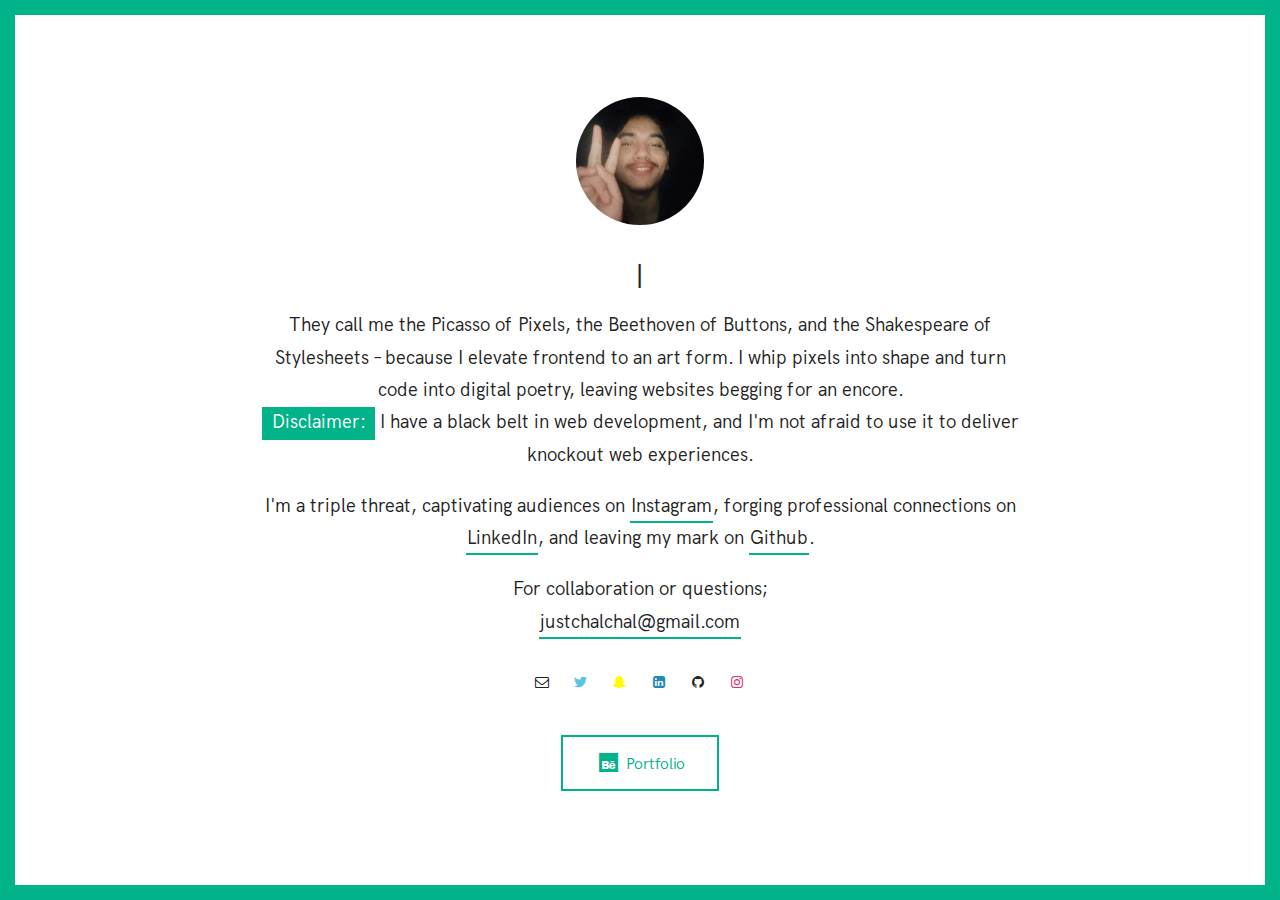
<file: index.html>
<!DOCTYPE html>
<html lang="en">
  <head>
    <meta charset="utf-8" />
    <meta name="description" content="LazyGuy Landing Page" />
    <meta name="author" content="Pixelwars" />
    <meta
      name="viewport"
      content="width=device-width, initial-scale=1, maximum-scale=1"
    />

    <title>CHAL</title>

    <!-- FAV and TOUCH ICONS -->
    <link rel="shortcut icon" href="images/ico/favicon.ico" />
    <link rel="apple-touch-icon" href="images/ico/apple-touch-icon.png" />

    <!-- FONTS -->
    <link
      rel="stylesheet"
      type="text/css"
      href="css/fonts/hk-grotesk/style.css"
    />
    <link
      rel="stylesheet"
      type="text/css"
      href="css/fonts/fontello/css/fontello.css"
    />

    <!-- STYLES -->
    <link rel="stylesheet" type="text/css" href="css/main.css" />

    <!-- CUSTOMIZATONS -->
    <style>
      /* FRAME COLOR */
      .is-framed:after {
        border: 15px solid #00b388;
      }
    </style>
  </head>

  <body class="is-text-align-center is-framed">
    <!-- CONTENT-WRAP -->
    <div class="content-wrap">
      <!-- CONTENT -->
      <div class="content" >
        <img
          class="profile-image rounded"
          src="images/2fingers"
          alt="profile image of Nischal"
        />

        <!-- TITLE -->
        <h3 class="uppercase">
          <!-- TEXTS TO BE TYPED -->
          <span id="typed"></span>
          <div id="typed-strings">
            <p>Hey, Thanks for stopping by</p>
            <p>I am <span class="highlight green">Nischal</span></p>
            <p>Full Stack <span class="highlight tango">Engineer</span></p>
            <p>
              HTML Hero,CSS Connoisseur,
              <span class="highlight hot-pink">JavaScript Jedi.</span>
            </p>
            <p>Frontend Alchemist, Crafting Magic with Code.</p>
          </div>
          <!-- TEXTS TO BE TYPED -->
        </h3>
        <!-- TITLE -->

        <!-- DESCRIPTION -->
        <p>
          They call me the Picasso of Pixels, the Beethoven of Buttons, and the
          Shakespeare of Stylesheets – because I elevate frontend to an art
          form. I whip pixels into shape and turn code into digital poetry,
          leaving websites begging for an encore. <br />
          <span class="highlight green">Disclaimer:</span> I have a black belt
          in web development, and I'm not afraid to use it to deliver knockout
          web experiences.
        </p>
        <p>
          I'm a triple threat, captivating audiences on
          <a
            class="link-1 green"
            href="https://www.instagram.com/justchalchal/"
            target="_blank"
            >Instagram</a
          >, forging professional connections on
          <a
            class="link-1 green"
            href="https://www.linkedin.com/in/nischalkhadka7/"
            target="_blank"
            >LinkedIn</a
          >, and leaving my mark on
          <a
            class="link-1 green"
            href="https://www.github.com/thatguynischal/"
            target="_blank"
            >Github</a
          >.
        </p>

        <p>
          For collaboration or questions; <br />
          <a class="link-2 green" href="mailto:justchalchal@gmail.com"
            >justchalchal@gmail.com</a
          >
        </p>
        <p class="is-social-minimal">
            <a class="social-link email" href="mailto:justchalchal@gmail.com"></a>
  
            <a
              class="social-link twitter"
              target="_blank"
              href="https://www.twitter.com/onewithbrain"
            ></a>
            <a
              class="social-link snapchat"
              target="_blank"
              href="https://www.snapchat.com/add/akdahklahcsin?share_id=mwrnunmU8ak&locale=en-GB"
            ></a>
            <a
              class="social-link linkedin"
              target="_blank"
              href="https://www.linkedin.com/in/nischalkhadka7/"
            ></a>
  
            <a
              class="social-link github"
              target="_blank"
              href="https://www.linkedin.com/in/nischalkhadka7/"
            ></a>
            <a
              class="social-link instagram"
              target="_blank"
              href="https://www.instagram.com/justchalchal/"
            ></a>
          </p>

          <p>
            <a
              class="button green"
              target="_blank"
              href="https://better-portfolio.vercel.app/"
              ><i class="icon-behance"></i>Portfolio</a
            >
          </p>
        <!-- DESCRIPTION -->
      </div>
      <!-- CONTENT -->
    </div>
    <!-- CONTENT-WRAP -->

    <!-- SCRIPTS -->
    <script src="js/main.js"></script>
  </body>
</html>
</file>
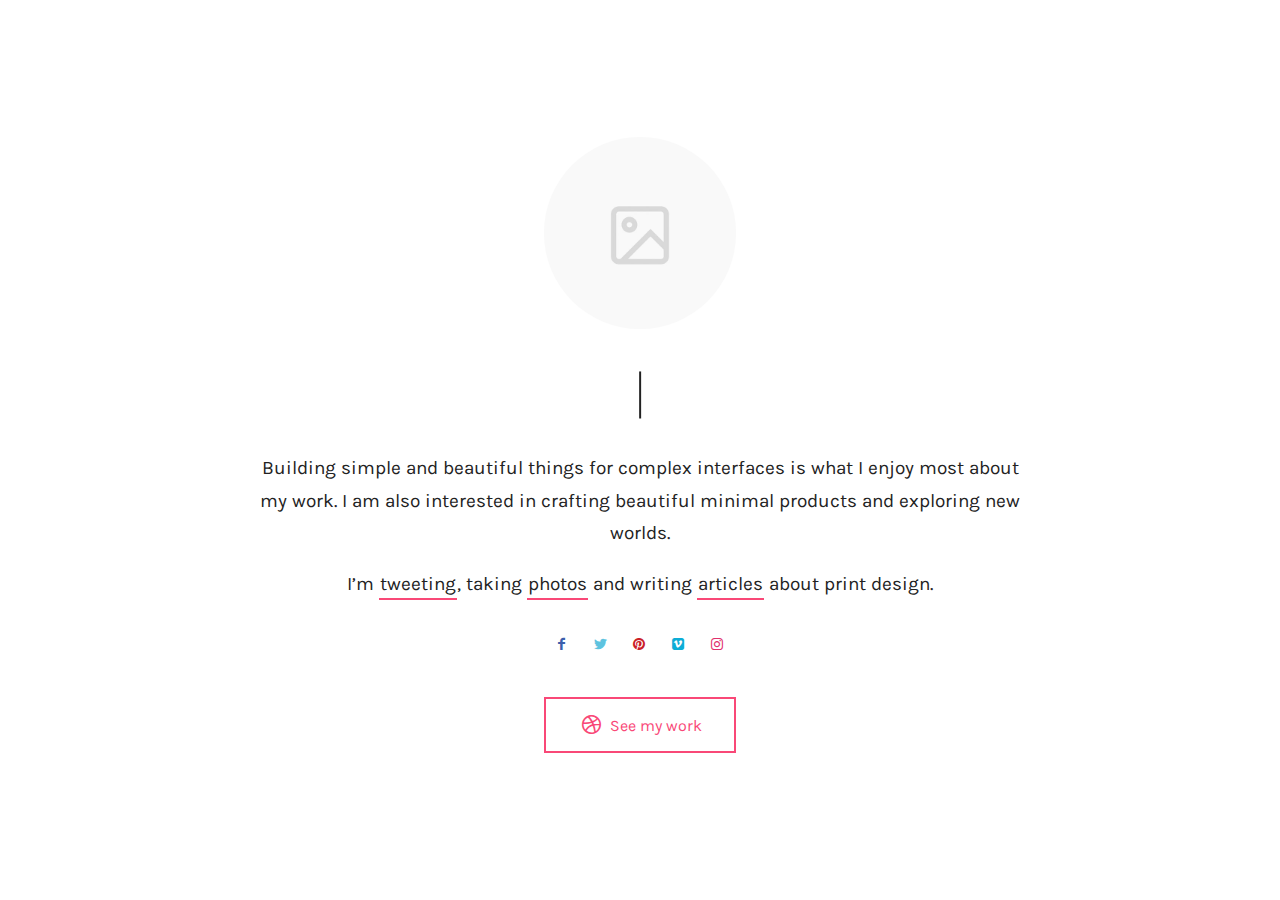
<file: classic-typing.html>
<!doctype html>
<html lang="en">
<head>

	<meta charset="utf-8">
    <meta name="description" content="LazyGuy Landing Page" />
    <meta name="author" content="Pixelwars">
    <meta name="viewport" content="width=device-width, initial-scale=1, maximum-scale=1">
    
    <title>Adam - The Lazy Guy</title>
    
    <!-- FAV and TOUCH ICONS -->
    <link rel="shortcut icon" href="images/ico/favicon.ico">
    <link rel="apple-touch-icon" href="images/ico/apple-touch-icon.png"/>
    
    <!-- FONTS -->
    <link rel="stylesheet" type="text/css" href="css/fonts/hk-grotesk/style.css">
    <link rel="stylesheet" type="text/css" href="css/fonts/fontello/css/fontello.css">
    
    <!-- STYLES -->
    <link rel="stylesheet" type="text/css" href="css/main.css">
    
    
    <!-- CUSTOM FONT FROM GOOGLE FONTS -->
    <link href="https://fonts.googleapis.com/css?family=Abril+Fatface|Karla:400,700" rel="stylesheet">
    
    <!-- CUSTOMIZATONS -->
    <style>
    	
		h1 { font-family: 'Abril Fatface', cursive; font-weight: 400; }
		
		body { font-family: 'Karla', sans-serif; }
		
    </style>

</head>

<body class="is-text-align-center">
	
    
    <!-- CONTENT-WRAP -->
    <div class="content-wrap">
    	
        <!-- CONTENT -->
        <div class="content">
    	
            <!-- PROFILE IMAGE -->
            <img class="profile-image big rounded" src="images/about-her.jpg" alt="profile image of Anna"/>
            
            <!-- TITLE -->
            <h1>                
                <!-- TEXTS TO BE TYPED -->
                <span id="typed"></span>
                <div id="typed-strings">
                	<p>Hi there</p>
                	<p>I am Anna</p>
                    <p>Graphic <span class="highlight pink">designer</span> </p>
                    <p>crafting minimal products</p>
                    <p><span class="text pink">web enthusiast</span></p>
                    <p>problem solver</p>
                    <p>flying to the moon</p>
                    <p>maker of things</p>
                </div>
                <!-- TEXTS TO BE TYPED -->
            </h1>
            <!-- TITLE -->
            
            <!-- DESCRIPTION -->
            <p>Building simple and beautiful things for complex interfaces is what I enjoy most about my work. I am also interested in crafting beautiful minimal products and exploring new worlds.</p>
    
            <p>
              I’m <a class="link-1 pink" href="https://twitter.com/pixelwarsdesign" target="_blank">tweeting</a>, taking
              <a class="link-1 pink" href="https://www.instagram.com/pixelwarsdesign/" target="_blank">photos</a> and writing
              <a class="link-1 pink" href="https://medium.com/@joulee" target="_blank">articles</a> about print design.
            </p>
            
            <p class="is-social-minimal">
            	<a class="social-link facebook" href="#"></a>
                <a class="social-link twitter" href="#"></a>
                <a class="social-link pinterest" href="#"></a>
                <a class="social-link vimeo" href="#"></a>
                <a class="social-link instagram" href="#"></a>
            </p>
            
            <p><a class="button pink" target="_blank" href="https://dribbble.com/smartie"><i class="icon-dribbble"></i>See my work</a></p>
    
            <!-- DESCRIPTION -->
        
        </div>
    	<!-- CONTENT -->
        
    </div>
    <!-- CONTENT-WRAP -->
	
	
    
    
    <!-- SCRIPTS -->
	<script src="js/main.js"></script>
    

</body>
</html>
</file>
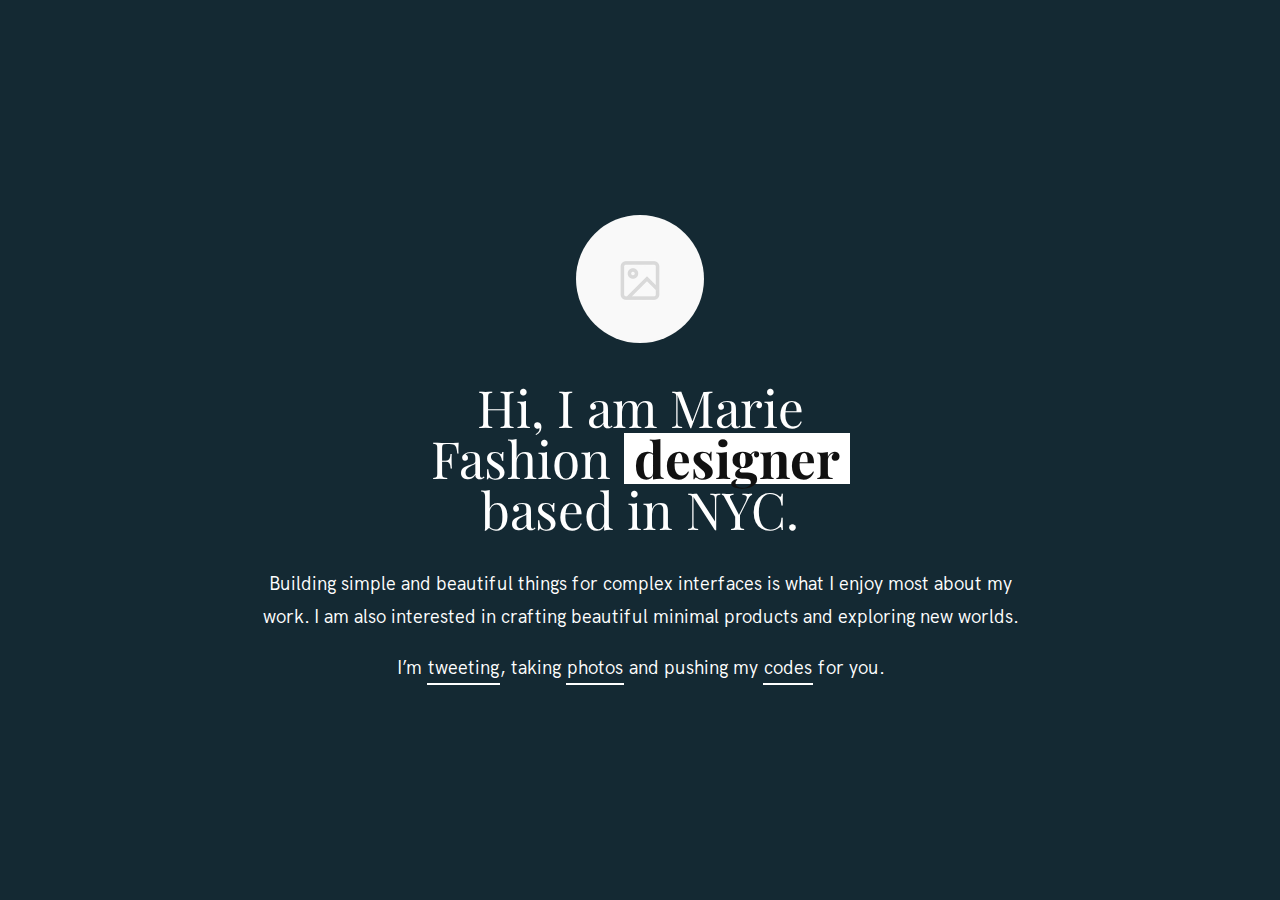
<file: dark-bg.html>
<!doctype html>
<html lang="en">
<head>

	<meta charset="utf-8">
    <meta name="description" content="LazyGuy Landing Page" />
    <meta name="author" content="Pixelwars">
    <meta name="viewport" content="width=device-width, initial-scale=1, maximum-scale=1">
    
    <title>Adam - The Lazy Guy</title>
    
    <!-- FAV and TOUCH ICONS -->
    <link rel="shortcut icon" href="images/ico/favicon.ico">
    <link rel="apple-touch-icon" href="images/ico/apple-touch-icon.png"/>
    
    <!-- FONTS -->
    <link rel="stylesheet" type="text/css" href="css/fonts/hk-grotesk/style.css">
    <link rel="stylesheet" type="text/css" href="css/fonts/fontello/css/fontello.css">
    
    <!-- STYLES -->
    <link rel="stylesheet" type="text/css" href="css/main.css">
    
    
    <!-- CUSTOM FONT FROM GOOGLE FONTS -->
    <link href="https://fonts.googleapis.com/css?family=Playfair+Display:400,700" rel="stylesheet">
    
    <!-- CUSTOMIZATONS -->
    <style>
		
		/* BODY BACKGROUND */
		body { background-color: #142933; }
    	
		h1 { font-family: 'Playfair Display', cursive; font-weight: 400; }

    </style>


</head>

<body class="is-text-light is-text-align-center">
	
    
    <!-- CONTENT-WRAP -->
    <div class="content-wrap">
	
    
        <!-- CONTENT -->
        <div class="content">
            
            <!-- PROFILE IMAGE -->
            <img class="profile-image rounded" src="images/about-it.jpg" alt="profile image of Adam"/>
            
            <!-- TITLE -->
            <h1>
                Hi, I am Marie
                <br>Fashion <span class="highlight light bold">designer</span>
                <br>based in NYC.
            </h1>
            <!-- TITLE -->
            
            <!-- DESCRIPTION -->
            <p>Building simple and beautiful things for complex interfaces is what I enjoy most about my work. I am also interested in crafting beautiful minimal products and exploring new worlds.</p>
        
            <p>
              I’m <a class="link-2 light" href="https://twitter.com/pixelwarsdesign" target="_blank">tweeting</a>, taking
              <a class="link-2 light" href="https://www.instagram.com/pixelwarsdesign/" target="_blank">photos</a> and pushing my
              <a class="link-2 light" href="https://github.com/pixelwarsdesign" target="_blank">codes</a> for you.
            </p>
            <!-- DESCRIPTION -->
            
            
        </div>
        <!-- CONTENT -->
        
    </div>
    <!-- CONTENT-WRAP -->
	
	
    
    
    <!-- SCRIPTS -->
	<script src="js/main.js"></script>
	
    
</body>
</html>
</file>
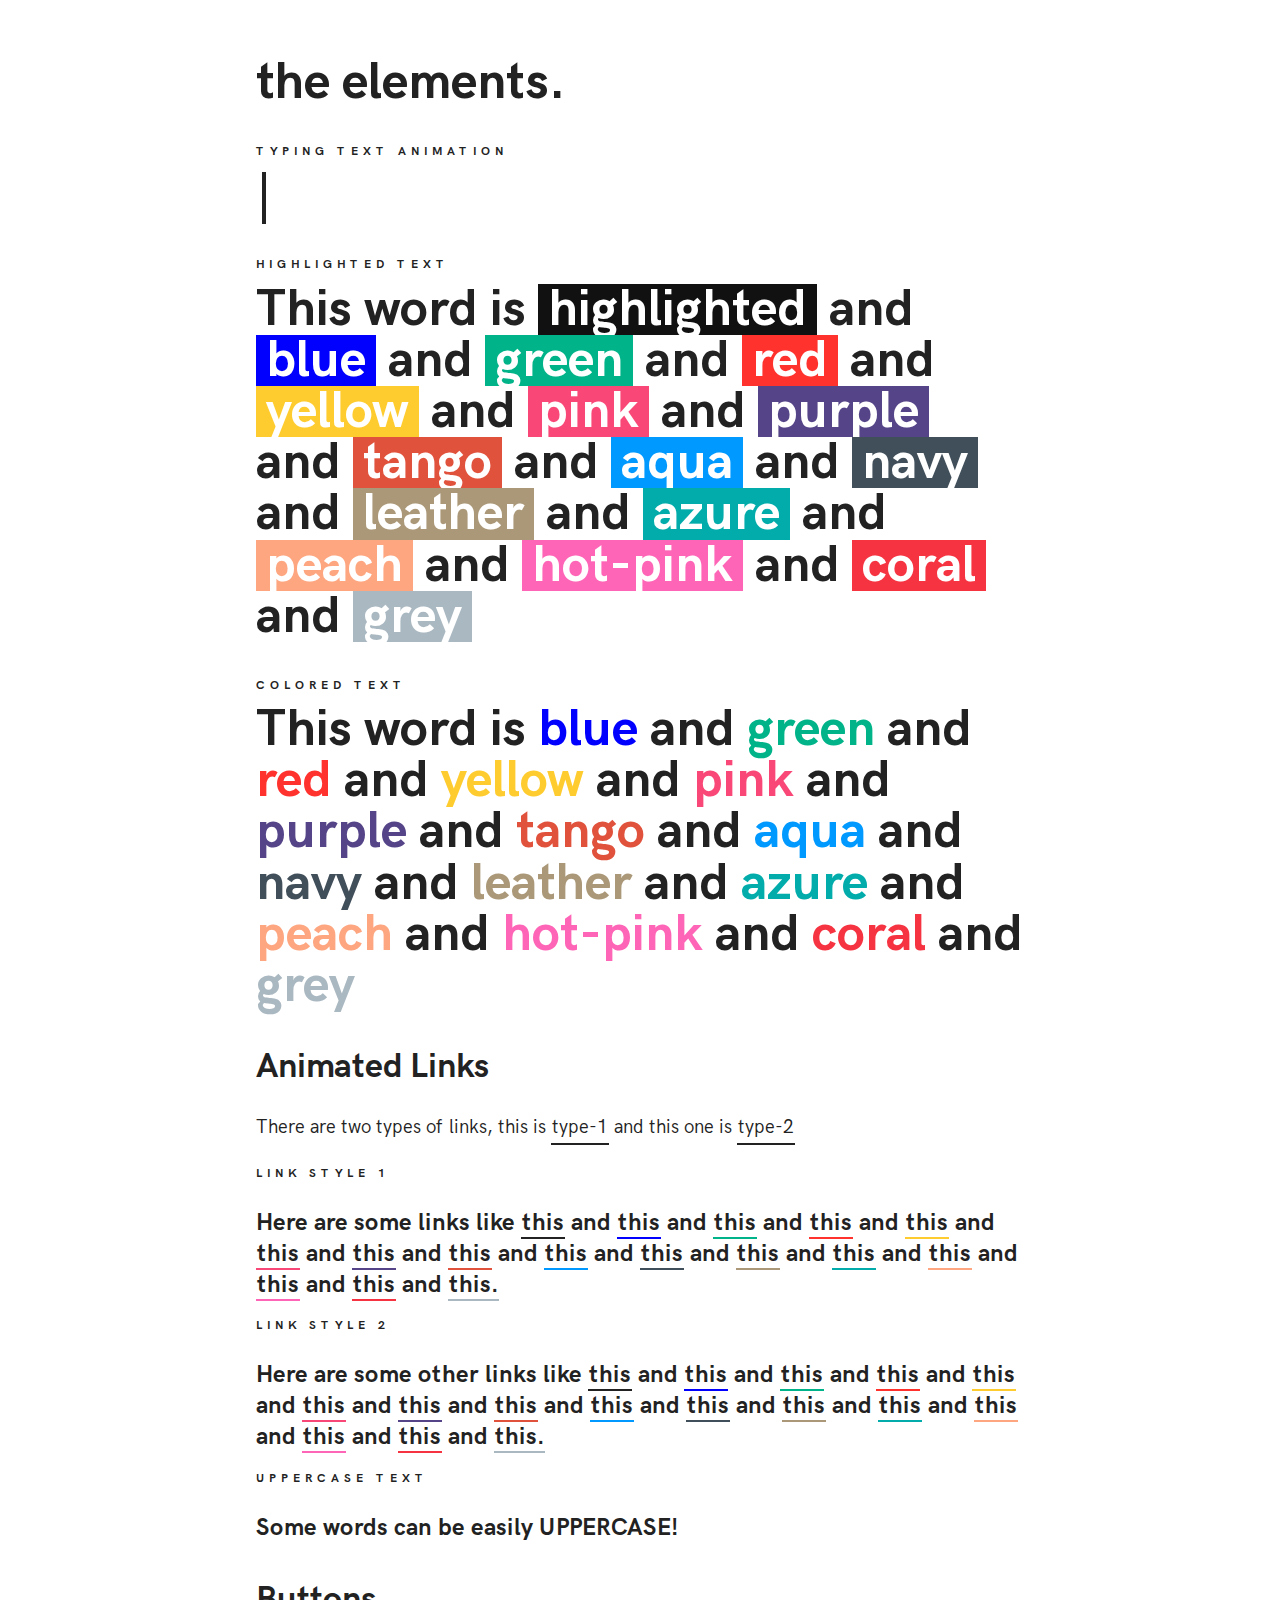
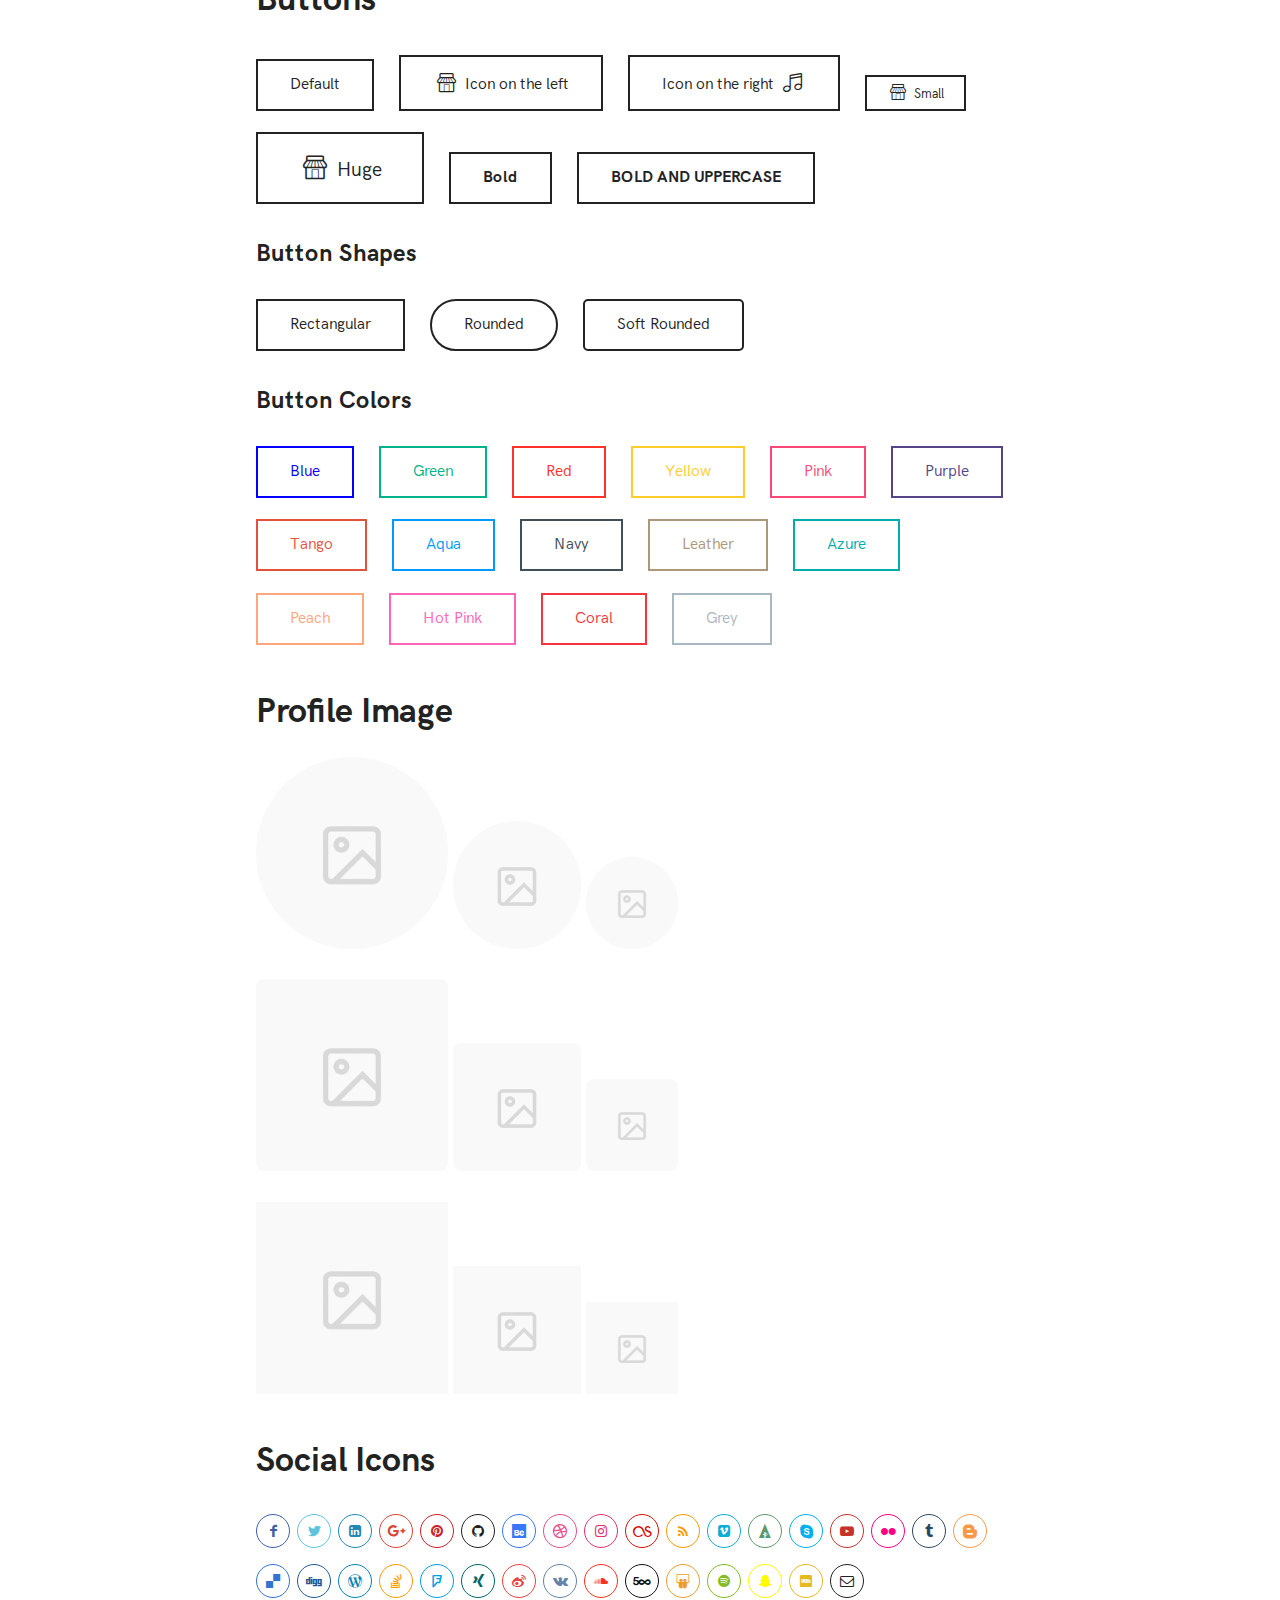
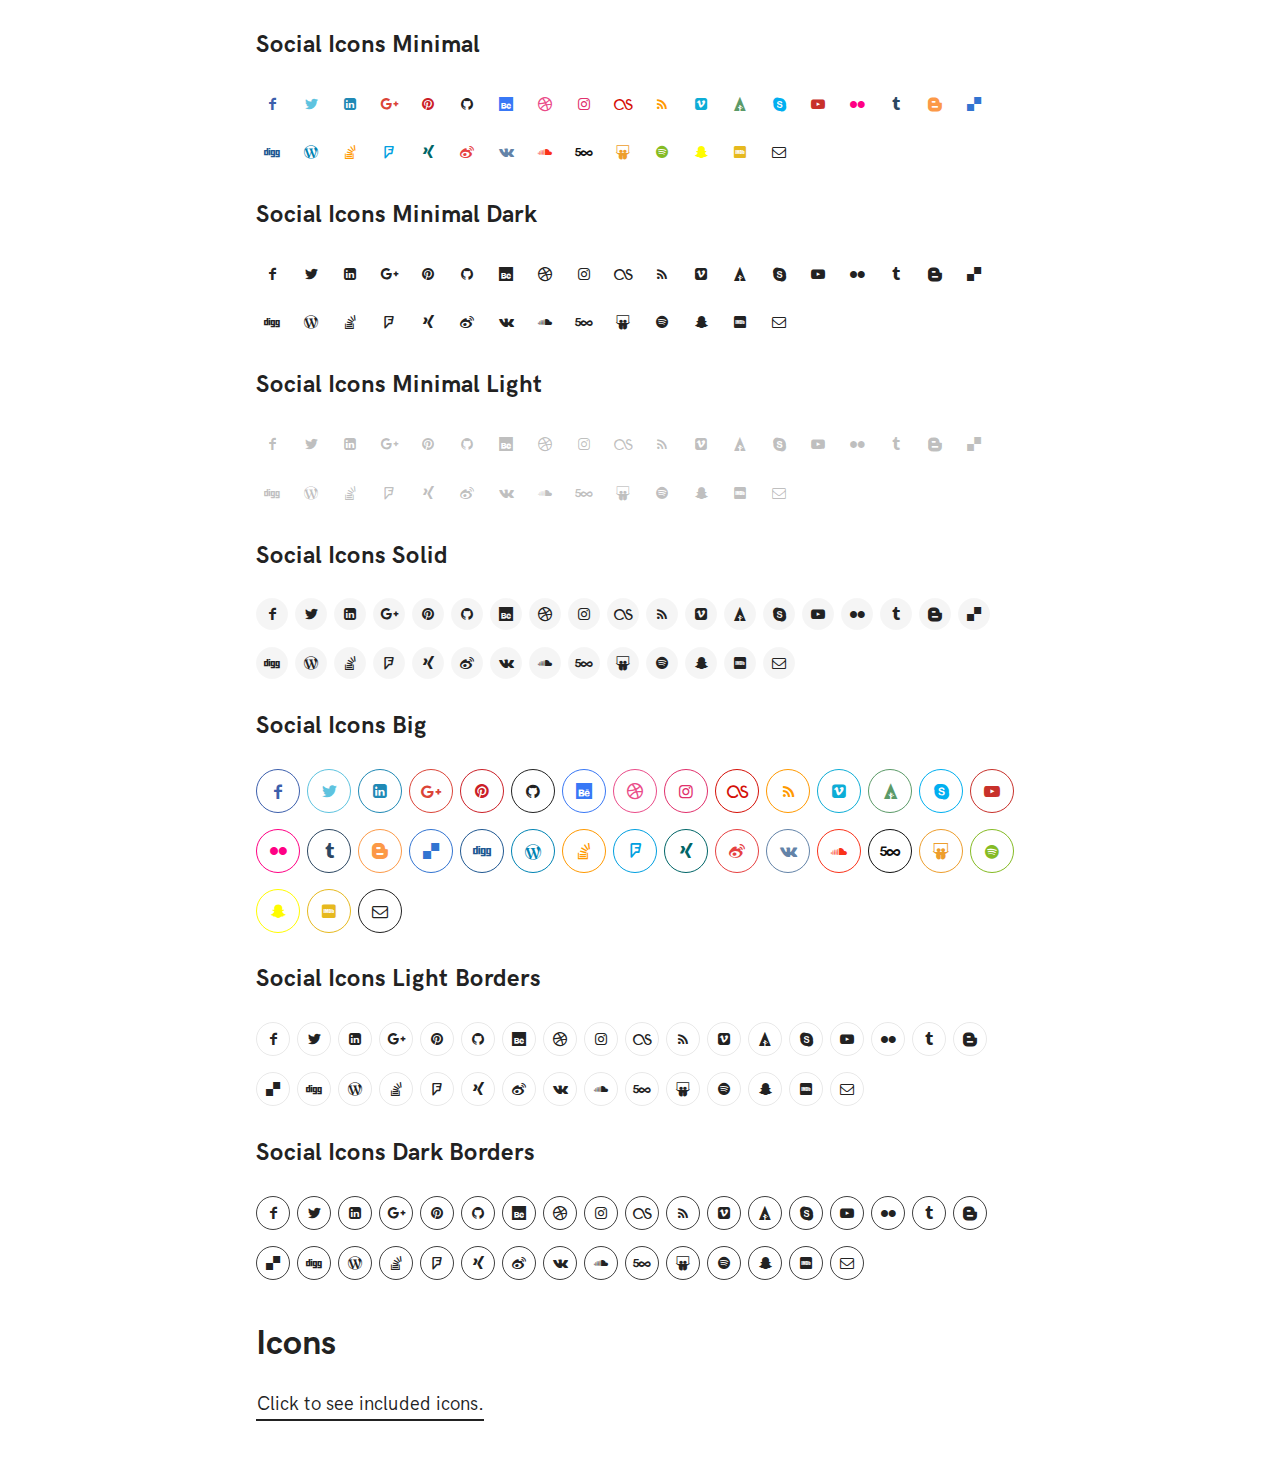
<file: elements.html>
<!doctype html>
<html lang="en">
<head>

	<meta charset="utf-8">
    <meta name="description" content="LazyGuy Landing Page" />
    <meta name="author" content="Pixelwars">
    <meta name="viewport" content="width=device-width, initial-scale=1, maximum-scale=1">
    
    <title>Adam - The Lazy Guy</title>
    
    <!-- FAV and TOUCH ICONS -->
    <link rel="shortcut icon" href="images/ico/favicon.ico">
    <link rel="apple-touch-icon" href="images/ico/apple-touch-icon.png"/>
    
    <!-- FONTS -->
    <link rel="stylesheet" type="text/css" href="css/fonts/hk-grotesk/style.css">
    <link rel="stylesheet" type="text/css" href="css/fonts/fontello/css/fontello.css">
    
    <!-- STYLES -->
    <link rel="stylesheet" type="text/css" href="css/main.css">

</head>

<body>
	
    
    <!-- CONTENT-WRAP -->
    <div class="content-wrap">
    	
        <!-- CONTENT -->
        <div class="content">
    	
            <!-- TITLE -->
            <h1>the elements.</h1>
            <!-- TITLE -->
            
            <h4>Typing Text Animation</h4>
            
            <!-- TITLE -->
            <h1>
                
                <!-- TEXTS TO BE TYPED -->
                <span id="typed"></span>
                <div id="typed-strings">
                    <p>are you there?</p>
                    <p>I need tell you something</p>
                    <p><span class="text yellow">life is kinda short</span></p>
                    <p>so you need to</p>
                    <p>live it to the fullest!</p>
                    <p>if you are not happy with it</p>
                    <p>just change it</p>
                    <p>that's it for today</p>
                    <p>see ya.</p>
                </div>
                <!-- TEXTS TO BE TYPED -->
                
            </h1>
            <!-- TITLE -->
            
            
            <h4>Highlighted Text</h4>
            
            <h1>This word is <span class="highlight">highlighted</span> 
            	and <span class="highlight blue">blue</span> 
                and <span class="highlight green">green</span> 
                and <span class="highlight red">red</span>  
                and <span class="highlight yellow">yellow</span> 
                and <span class="highlight pink">pink</span> 
                and <span class="highlight purple">purple</span> 
                and <span class="highlight tango">tango</span> 
                and <span class="highlight aqua">aqua</span> 
                and <span class="highlight navy">navy</span> 
                and <span class="highlight leather">leather</span> 
                and <span class="highlight azure">azure</span> 
                and <span class="highlight peach">peach</span> 
                and <span class="highlight hot-pink">hot-pink</span> 
                and <span class="highlight coral">coral</span> 
                and <span class="highlight grey">grey</span>
            </h1>
            
            <h4>Colored Text</h4>
            
            <h1>This word is <span class="blue text">blue</span> 
                and <span class="green text">green</span> 
                and <span class="red text">red</span>  
                and <span class="yellow text">yellow</span> 
                and <span class="pink text">pink</span> 
                and <span class="purple text">purple</span> 
                and <span class="tango text">tango</span> 
                and <span class="aqua text">aqua</span> 
                and <span class="navy text">navy</span> 
                and <span class="leather text">leather</span> 
                and <span class="azure text">azure</span> 
                and <span class="peach text">peach</span> 
                and <span class="hot-pink text">hot-pink</span> 
                and <span class="coral text">coral</span> 
                and <span class="grey text">grey</span>
            </h1>
    		
            <h2>Animated Links</h2>
            <p>There are two types of links, this is <a class="link-1" href="#" target="_blank">type-1</a> and this one is  <a class="link-2" href="#" target="_blank">type-2</a></p>
            
            <h4>Link Style 1</h4>
            
            <h3>Here are some links like <a class="link-1" href="#">this</a>
            	and <a class="link-1 blue" href="#">this</a>
                and <a class="link-1 green" href="#">this</a>
                and <a class="link-1 red" href="#">this</a> 
            	and <a class="link-1 yellow" href="#">this</a>
                and <a class="link-1 pink" href="#">this</a>
                and <a class="link-1 purple" href="#">this</a> 
            	and <a class="link-1 tango" href="#">this</a>
                and <a class="link-1 aqua" href="#">this</a>
                and <a class="link-1 navy" href="#">this</a> 
            	and <a class="link-1 leather" href="#">this</a>
                and <a class="link-1 azure" href="#">this</a>
                and <a class="link-1 peach" href="#">this</a> 
                and <a class="link-1 hot-pink" href="#">this</a>
                and <a class="link-1 coral" href="#">this</a>
                and <a class="link-1 grey" href="#">this.</a>
            </h3>
            
            <h4>Link Style 2</h4>
            
            <h3>Here are some other links like <a class="link-2" href="#">this</a>
            	and <a class="link-2 blue" href="#">this</a>
                and <a class="link-2 green" href="#">this</a>
                and <a class="link-2 red" href="#">this</a> 
            	and <a class="link-2 yellow" href="#">this</a>
                and <a class="link-2 pink" href="#">this</a>
                and <a class="link-2 purple" href="#">this</a> 
            	and <a class="link-2 tango" href="#">this</a>
                and <a class="link-2 aqua" href="#">this</a>
                and <a class="link-2 navy" href="#">this</a> 
            	and <a class="link-2 leather" href="#">this</a>
                and <a class="link-2 azure" href="#">this</a>
                and <a class="link-2 peach" href="#">this</a> 
                and <a class="link-2 hot-pink" href="#">this</a>
                and <a class="link-2 coral" href="#">this</a>
                and <a class="link-2 grey" href="#">this.</a>
            </h3>
            
            <h4>Uppercase Text</h4>
            
            <h3>Some words can be easily <span class="uppercase">uppercase!</span></h3>
            
            <h2>Buttons</h2>
            
            <p>
            	<a class="button" href="#">Default</a>
                <a class="button" href="#"><i class="icon-shop"></i>Icon on the left</a>
                <a class="button" href="#">Icon on the right<i class="icon-music right"></i></a>
                <a class="button small" href="#"><i class="icon-shop"></i>Small</a>
                <a class="button huge" href="#"><i class="icon-shop"></i>Huge</a>
            	<a class="button bold" href="#">Bold</a>
            	<a class="button bold uppercase" href="#">Bold And Uppercase</a>
            </p>
            
            <h3>Button Shapes</h3>
            <p>
            	<a class="button" href="#">Rectangular</a>
            	<a class="button rounded" href="#">Rounded</a>
            	<a class="button soft-rounded" href="#">Soft Rounded</a>
            </p>
            
            <h3>Button Colors</h3>
            <p>
            	<!--<a class="button light" href="#">Light</a>-->
            	<a class="button blue" href="#">Blue</a>
            	<a class="button green" href="#">Green</a>
            	<a class="button red" href="#">Red</a>
            	<a class="button yellow" href="#">Yellow</a>
            	<a class="button pink" href="#">Pink</a>
            	<a class="button purple" href="#">Purple</a>
            	<a class="button tango" href="#">Tango</a>
            	<a class="button aqua" href="#">Aqua</a>
            	<a class="button navy" href="#">Navy</a>
            	<a class="button leather" href="#">Leather</a>
            	<a class="button azure" href="#">Azure</a>
            	<a class="button peach" href="#">Peach</a>
            	<a class="button hot-pink" href="#">Hot Pink</a>
            	<a class="button coral" href="#">Coral</a>
            	<a class="button grey" href="#">Grey</a>
            </p>
            
            <h2>Profile Image</h2>
            <p>
                <img class="profile-image big rounded" src="images/about-small.jpg" alt="profile image of Adam"/>
                <img class="profile-image rounded" src="images/about-small.jpg" alt="profile image of Adam"/>
                <img class="profile-image small rounded" src="images/about-small.jpg" alt="profile image of Adam"/>
            </p>
            <p>
                <img class="profile-image big soft-rounded" src="images/about-small.jpg" alt="profile image of Adam"/>
                <img class="profile-image soft-rounded" src="images/about-small.jpg" alt="profile image of Adam"/>
                <img class="profile-image small soft-rounded" src="images/about-small.jpg" alt="profile image of Adam"/>
            </p>
            <p>
                <img class="profile-image big" src="images/about-small.jpg" alt="profile image of Adam"/>
                <img class="profile-image" src="images/about-small.jpg" alt="profile image of Adam"/>
                <img class="profile-image small" src="images/about-small.jpg" alt="profile image of Adam"/>
            </p>
            
            <h2>Social Icons</h2>
            
            <p>
                <a class="social-link facebook" href="#"></a>
                <a class="social-link twitter" href="#"></a>
                <a class="social-link linkedin" href="#"></a>
                <a class="social-link google-plus" href="#"></a>
                <a class="social-link pinterest" href="#"></a>
                <a class="social-link github" href="#"></a>
                <a class="social-link behance" href="#"></a>
                <a class="social-link dribbble" href="#"></a>
                <a class="social-link instagram" href="#"></a>
                <a class="social-link lastfm" href="#"></a>
                <a class="social-link rss" href="#"></a>
                <a class="social-link vimeo" href="#"></a>
                <a class="social-link forrst" href="#"></a>
                <a class="social-link skype" href="#"></a>
                <a class="social-link youtube" href="#"></a>
                <a class="social-link flickr" href="#"></a>
                <a class="social-link tumblr" href="#"></a>
                <a class="social-link blogger" href="#"></a>
                <a class="social-link delicious" href="#"></a>
                <a class="social-link digg" href="#"></a>
                <a class="social-link wordpress" href="#"></a>
                <a class="social-link stack-overflow" href="#"></a>
                <a class="social-link foursquare" href="#"></a>
                <a class="social-link xing" href="#"></a>
                <a class="social-link weibo" href="#"></a>
                <a class="social-link vkontakte" href="#"></a>
                <a class="social-link soundcloud" href="#"></a>
                <a class="social-link fivehundredpx" href="#"></a>
                <a class="social-link slideshare" href="#"></a>
                <a class="social-link spotify" href="#"></a>
                <a class="social-link snapchat" href="#"></a>
                <a class="social-link imdb" href="#"></a>
                <a class="social-link email" href="mailto:someone@example.com"></a>
            </p>
            
            <h3>Social Icons Minimal</h3>
            <p class="is-social-minimal">
                <a class="social-link facebook" href="#"></a>
                <a class="social-link twitter" href="#"></a>
                <a class="social-link linkedin" href="#"></a>
                <a class="social-link google-plus" href="#"></a>
                <a class="social-link pinterest" href="#"></a>
                <a class="social-link github" href="#"></a>
                <a class="social-link behance" href="#"></a>
                <a class="social-link dribbble" href="#"></a>
                <a class="social-link instagram" href="#"></a>
                <a class="social-link lastfm" href="#"></a>
                <a class="social-link rss" href="#"></a>
                <a class="social-link vimeo" href="#"></a>
                <a class="social-link forrst" href="#"></a>
                <a class="social-link skype" href="#"></a>
                <a class="social-link youtube" href="#"></a>
                <a class="social-link flickr" href="#"></a>
                <a class="social-link tumblr" href="#"></a>
                <a class="social-link blogger" href="#"></a>
                <a class="social-link delicious" href="#"></a>
                <a class="social-link digg" href="#"></a>
                <a class="social-link wordpress" href="#"></a>
                <a class="social-link stack-overflow" href="#"></a>
                <a class="social-link foursquare" href="#"></a>
                <a class="social-link xing" href="#"></a>
                <a class="social-link weibo" href="#"></a>
                <a class="social-link vkontakte" href="#"></a>
                <a class="social-link soundcloud" href="#"></a>
                <a class="social-link fivehundredpx" href="#"></a>
                <a class="social-link slideshare" href="#"></a>
                <a class="social-link spotify" href="#"></a>
                <a class="social-link snapchat" href="#"></a>
                <a class="social-link imdb" href="#"></a>
                <a class="social-link email" href="mailto:someone@example.com"></a>
            </p>
            
            <h3>Social Icons Minimal Dark</h3>
            <p class="is-social-minimal-dark">
                <a class="social-link facebook" href="#"></a>
                <a class="social-link twitter" href="#"></a>
                <a class="social-link linkedin" href="#"></a>
                <a class="social-link google-plus" href="#"></a>
                <a class="social-link pinterest" href="#"></a>
                <a class="social-link github" href="#"></a>
                <a class="social-link behance" href="#"></a>
                <a class="social-link dribbble" href="#"></a>
                <a class="social-link instagram" href="#"></a>
                <a class="social-link lastfm" href="#"></a>
                <a class="social-link rss" href="#"></a>
                <a class="social-link vimeo" href="#"></a>
                <a class="social-link forrst" href="#"></a>
                <a class="social-link skype" href="#"></a>
                <a class="social-link youtube" href="#"></a>
                <a class="social-link flickr" href="#"></a>
                <a class="social-link tumblr" href="#"></a>
                <a class="social-link blogger" href="#"></a>
                <a class="social-link delicious" href="#"></a>
                <a class="social-link digg" href="#"></a>
                <a class="social-link wordpress" href="#"></a>
                <a class="social-link stack-overflow" href="#"></a>
                <a class="social-link foursquare" href="#"></a>
                <a class="social-link xing" href="#"></a>
                <a class="social-link weibo" href="#"></a>
                <a class="social-link vkontakte" href="#"></a>
                <a class="social-link soundcloud" href="#"></a>
                <a class="social-link fivehundredpx" href="#"></a>
                <a class="social-link slideshare" href="#"></a>
                <a class="social-link spotify" href="#"></a>
                <a class="social-link snapchat" href="#"></a>
                <a class="social-link imdb" href="#"></a>
                <a class="social-link email" href="mailto:someone@example.com"></a>
            </p>
            
            <h3>Social Icons Minimal Light</h3>
            <p class="is-social-minimal-light">
                <a class="social-link facebook" href="#"></a>
                <a class="social-link twitter" href="#"></a>
                <a class="social-link linkedin" href="#"></a>
                <a class="social-link google-plus" href="#"></a>
                <a class="social-link pinterest" href="#"></a>
                <a class="social-link github" href="#"></a>
                <a class="social-link behance" href="#"></a>
                <a class="social-link dribbble" href="#"></a>
                <a class="social-link instagram" href="#"></a>
                <a class="social-link lastfm" href="#"></a>
                <a class="social-link rss" href="#"></a>
                <a class="social-link vimeo" href="#"></a>
                <a class="social-link forrst" href="#"></a>
                <a class="social-link skype" href="#"></a>
                <a class="social-link youtube" href="#"></a>
                <a class="social-link flickr" href="#"></a>
                <a class="social-link tumblr" href="#"></a>
                <a class="social-link blogger" href="#"></a>
                <a class="social-link delicious" href="#"></a>
                <a class="social-link digg" href="#"></a>
                <a class="social-link wordpress" href="#"></a>
                <a class="social-link stack-overflow" href="#"></a>
                <a class="social-link foursquare" href="#"></a>
                <a class="social-link xing" href="#"></a>
                <a class="social-link weibo" href="#"></a>
                <a class="social-link vkontakte" href="#"></a>
                <a class="social-link soundcloud" href="#"></a>
                <a class="social-link fivehundredpx" href="#"></a>
                <a class="social-link slideshare" href="#"></a>
                <a class="social-link spotify" href="#"></a>
                <a class="social-link snapchat" href="#"></a>
                <a class="social-link imdb" href="#"></a>
                <a class="social-link email" href="mailto:someone@example.com"></a>
            </p>
            
            <h3>Social Icons Solid</h3>
            <p class="is-social-solid">
                <a class="social-link facebook" href="#"></a>
                <a class="social-link twitter" href="#"></a>
                <a class="social-link linkedin" href="#"></a>
                <a class="social-link google-plus" href="#"></a>
                <a class="social-link pinterest" href="#"></a>
                <a class="social-link github" href="#"></a>
                <a class="social-link behance" href="#"></a>
                <a class="social-link dribbble" href="#"></a>
                <a class="social-link instagram" href="#"></a>
                <a class="social-link lastfm" href="#"></a>
                <a class="social-link rss" href="#"></a>
                <a class="social-link vimeo" href="#"></a>
                <a class="social-link forrst" href="#"></a>
                <a class="social-link skype" href="#"></a>
                <a class="social-link youtube" href="#"></a>
                <a class="social-link flickr" href="#"></a>
                <a class="social-link tumblr" href="#"></a>
                <a class="social-link blogger" href="#"></a>
                <a class="social-link delicious" href="#"></a>
                <a class="social-link digg" href="#"></a>
                <a class="social-link wordpress" href="#"></a>
                <a class="social-link stack-overflow" href="#"></a>
                <a class="social-link foursquare" href="#"></a>
                <a class="social-link xing" href="#"></a>
                <a class="social-link weibo" href="#"></a>
                <a class="social-link vkontakte" href="#"></a>
                <a class="social-link soundcloud" href="#"></a>
                <a class="social-link fivehundredpx" href="#"></a>
                <a class="social-link slideshare" href="#"></a>
                <a class="social-link spotify" href="#"></a>
                <a class="social-link snapchat" href="#"></a>
                <a class="social-link imdb" href="#"></a>
                <a class="social-link email" href="mailto:someone@example.com"></a>
            </p>
            
            <h3>Social Icons Big</h3>
            <p class="is-social-big">
                <a class="social-link facebook" href="#"></a>
                <a class="social-link twitter" href="#"></a>
                <a class="social-link linkedin" href="#"></a>
                <a class="social-link google-plus" href="#"></a>
                <a class="social-link pinterest" href="#"></a>
                <a class="social-link github" href="#"></a>
                <a class="social-link behance" href="#"></a>
                <a class="social-link dribbble" href="#"></a>
                <a class="social-link instagram" href="#"></a>
                <a class="social-link lastfm" href="#"></a>
                <a class="social-link rss" href="#"></a>
                <a class="social-link vimeo" href="#"></a>
                <a class="social-link forrst" href="#"></a>
                <a class="social-link skype" href="#"></a>
                <a class="social-link youtube" href="#"></a>
                <a class="social-link flickr" href="#"></a>
                <a class="social-link tumblr" href="#"></a>
                <a class="social-link blogger" href="#"></a>
                <a class="social-link delicious" href="#"></a>
                <a class="social-link digg" href="#"></a>
                <a class="social-link wordpress" href="#"></a>
                <a class="social-link stack-overflow" href="#"></a>
                <a class="social-link foursquare" href="#"></a>
                <a class="social-link xing" href="#"></a>
                <a class="social-link weibo" href="#"></a>
                <a class="social-link vkontakte" href="#"></a>
                <a class="social-link soundcloud" href="#"></a>
                <a class="social-link fivehundredpx" href="#"></a>
                <a class="social-link slideshare" href="#"></a>
                <a class="social-link spotify" href="#"></a>
                <a class="social-link snapchat" href="#"></a>
                <a class="social-link imdb" href="#"></a>
                <a class="social-link email" href="mailto:someone@example.com"></a>
            </p>
            
            <h3>Social Icons Light Borders</h3>
            <p class="is-social-light-borders">
                <a class="social-link facebook" href="#"></a>
                <a class="social-link twitter" href="#"></a>
                <a class="social-link linkedin" href="#"></a>
                <a class="social-link google-plus" href="#"></a>
                <a class="social-link pinterest" href="#"></a>
                <a class="social-link github" href="#"></a>
                <a class="social-link behance" href="#"></a>
                <a class="social-link dribbble" href="#"></a>
                <a class="social-link instagram" href="#"></a>
                <a class="social-link lastfm" href="#"></a>
                <a class="social-link rss" href="#"></a>
                <a class="social-link vimeo" href="#"></a>
                <a class="social-link forrst" href="#"></a>
                <a class="social-link skype" href="#"></a>
                <a class="social-link youtube" href="#"></a>
                <a class="social-link flickr" href="#"></a>
                <a class="social-link tumblr" href="#"></a>
                <a class="social-link blogger" href="#"></a>
                <a class="social-link delicious" href="#"></a>
                <a class="social-link digg" href="#"></a>
                <a class="social-link wordpress" href="#"></a>
                <a class="social-link stack-overflow" href="#"></a>
                <a class="social-link foursquare" href="#"></a>
                <a class="social-link xing" href="#"></a>
                <a class="social-link weibo" href="#"></a>
                <a class="social-link vkontakte" href="#"></a>
                <a class="social-link soundcloud" href="#"></a>
                <a class="social-link fivehundredpx" href="#"></a>
                <a class="social-link slideshare" href="#"></a>
                <a class="social-link spotify" href="#"></a>
                <a class="social-link snapchat" href="#"></a>
                <a class="social-link imdb" href="#"></a>
                <a class="social-link email" href="mailto:someone@example.com"></a>
            </p>
            
            <h3>Social Icons Dark Borders</h3>
            <p class="is-social-dark-borders">
                <a class="social-link facebook" href="#"></a>
                <a class="social-link twitter" href="#"></a>
                <a class="social-link linkedin" href="#"></a>
                <a class="social-link google-plus" href="#"></a>
                <a class="social-link pinterest" href="#"></a>
                <a class="social-link github" href="#"></a>
                <a class="social-link behance" href="#"></a>
                <a class="social-link dribbble" href="#"></a>
                <a class="social-link instagram" href="#"></a>
                <a class="social-link lastfm" href="#"></a>
                <a class="social-link rss" href="#"></a>
                <a class="social-link vimeo" href="#"></a>
                <a class="social-link forrst" href="#"></a>
                <a class="social-link skype" href="#"></a>
                <a class="social-link youtube" href="#"></a>
                <a class="social-link flickr" href="#"></a>
                <a class="social-link tumblr" href="#"></a>
                <a class="social-link blogger" href="#"></a>
                <a class="social-link delicious" href="#"></a>
                <a class="social-link digg" href="#"></a>
                <a class="social-link wordpress" href="#"></a>
                <a class="social-link stack-overflow" href="#"></a>
                <a class="social-link foursquare" href="#"></a>
                <a class="social-link xing" href="#"></a>
                <a class="social-link weibo" href="#"></a>
                <a class="social-link vkontakte" href="#"></a>
                <a class="social-link soundcloud" href="#"></a>
                <a class="social-link fivehundredpx" href="#"></a>
                <a class="social-link slideshare" href="#"></a>
                <a class="social-link spotify" href="#"></a>
                <a class="social-link snapchat" href="#"></a>
                <a class="social-link imdb" href="#"></a>
                <a class="social-link email" href="mailto:someone@example.com"></a>
            </p>
            
            <h2>Icons</h2>
            
            <p><a class="link-2" href="css/fonts/fontello/demo.html">Click to see included icons.</a></p>
            <!-- DESCRIPTION -->
        
        </div>
    	<!-- CONTENT -->
        
    </div>
    <!-- CONTENT-WRAP -->
	
	
    
    
    <!-- SCRIPTS -->
	<script src="js/main.js"></script>
    

</body>
</html>
</file>
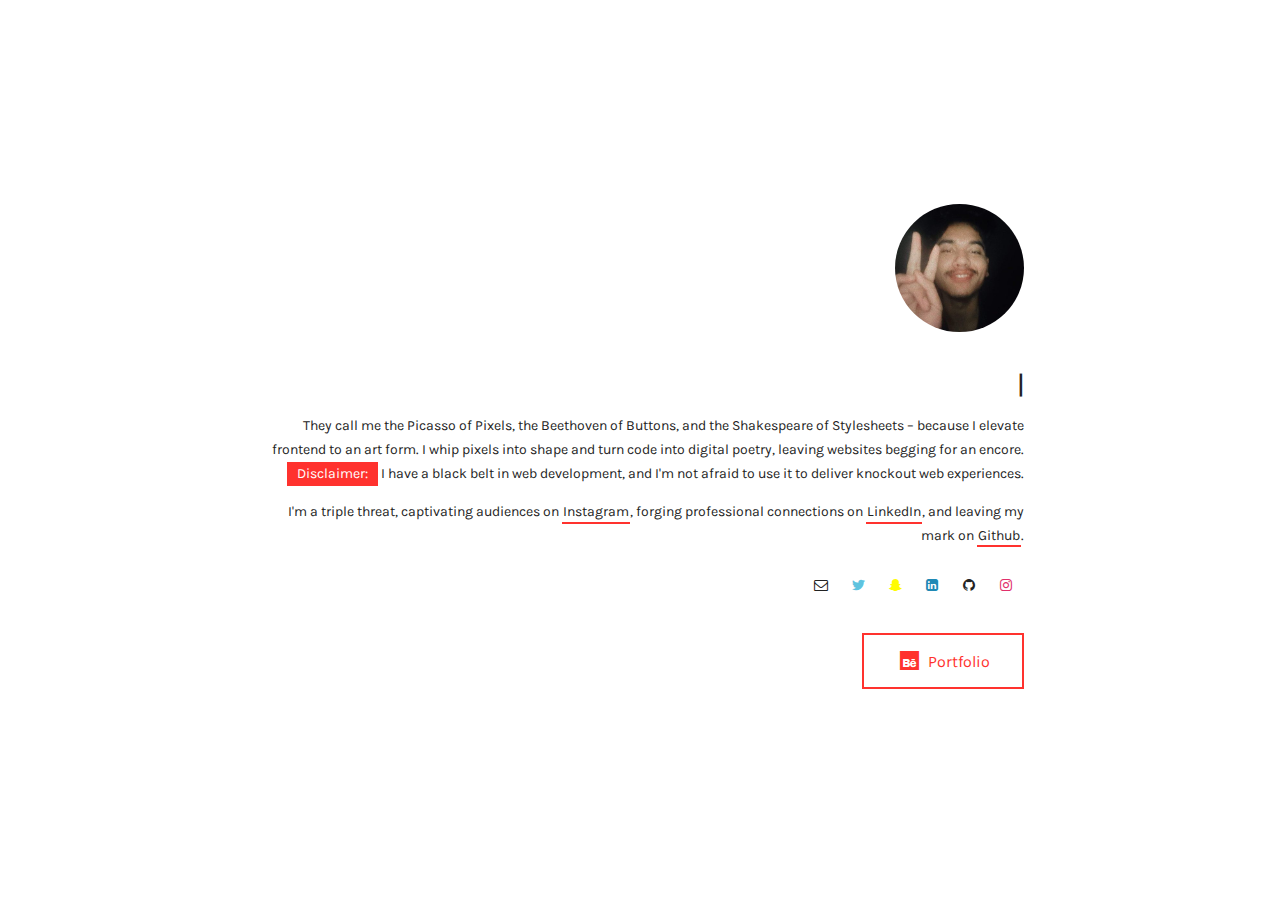
<file: index1.html>
<!DOCTYPE html>
<html lang="en">
  <head>
    <meta charset="utf-8" />
    <meta name="description" content="LazyGuy Landing Page" />
    <meta name="author" content="Pixelwars" />
    <meta
      name="viewport"
      content="width=device-width, initial-scale=1, maximum-scale=1"
    />

    <title>CHAL</title>

    <!-- FAV and TOUCH ICONS -->
    <link rel="shortcut icon" href="images/ico/favicon.ico" />
    <link rel="apple-touch-icon" href="images/ico/apple-touch-icon.png" />

    <!-- FONTS -->
    <link
      rel="stylesheet"
      type="text/css"
      href="css/fonts/hk-grotesk/style.css"
    />
    <link
      rel="stylesheet"
      type="text/css"
      href="css/fonts/fontello/css/fontello.css"
    />

    <!-- STYLES -->
    <link rel="stylesheet" type="text/css" href="css/main.css" />

    <!-- CUSTOM FONT FROM GOOGLE FONTS -->
    <link
      href="https://fonts.googleapis.com/css?family=Oswald|Karla:400,700"
      rel="stylesheet"
    />

    <!-- CUSTOMIZATONS -->
    <style>
      h1 {
        font-family: "Oswald", sans-serif;
        font-weight: 400;
      }

      body {
        font-family: "Karla", sans-serif;
      }
    </style>
  </head>

  <body class="is-text-align-right is-small-typo">
    <!-- CONTENT-WRAP -->
    <div class="content-wrap">
      <!-- CONTENT -->
      <div class="content">
        <!-- PROFILE IMAGE -->
        <img
          class="profile-image rounded"
          src="images/2fingers"
          alt="profile image of Anna"
        />

        <!-- TITLE -->
        <h1 class="uppercase">
          <!-- TEXTS TO BE TYPED -->
          <span id="typed"></span>
          <div id="typed-strings">
            <p>Hey, Thanks for stopping by</p>
            <p>I am <span class="highlight red">Nischal</span></p>
            <p>Full Stack <span class="highlight">Engineer</span></p>
            <p>Websites & Web Applications</p>
            <p>VueJS <span class="text coral"> ReactJS</span></p>
            <p>
              HTML Hero,CSS Connoisseur,
              <span class="highlight red">JavaScript Jedi.</span>
            </p>
            <p>Frontend Alchemist, Crafting Magic with Code.</p>
          </div>
          <!-- TEXTS TO BE TYPED -->
        </h1>
        <!-- TITLE -->

        <!-- DESCRIPTION -->
        <p>
          They call me the Picasso of Pixels, the Beethoven of Buttons, and the
          Shakespeare of Stylesheets – because I elevate frontend to an art
          form. I whip pixels into shape and turn code into digital poetry,
          leaving websites begging for an encore. <br />
          <span class="highlight red">Disclaimer:</span> I have a black belt in
          web development, and I'm not afraid to use it to deliver knockout web
          experiences.
        </p>

        <p>
          I'm a triple threat, captivating audiences on
          <a
            class="link-1 red"
            href="https://www.instagram.com/justchalchal/"
            target="_blank"
            >Instagram</a
          >, forging professional connections on
          <a
            class="link-1 red"
            href="https://www.linkedin.com/in/nischalkhadka7/"
            target="_blank"
            >LinkedIn</a
          >, and leaving my mark on
          <a
            class="link-1 red"
            href="https://www.github.com/thatguynischal/"
            target="_blank"
            >Github</a
          >.
        </p>

        <p class="is-social-minimal">
          <a class="social-link email" href="mailto:justchalchal@gmail.com"></a>

          <a
            class="social-link twitter"
            target="_blank"
            href="https://www.twitter.com/onewithbrain"
          ></a>
          <a
            class="social-link snapchat"
            target="_blank"
            href="https://www.snapchat.com/add/akdahklahcsin?share_id=mwrnunmU8ak&locale=en-GB"
          ></a>
          <a
            class="social-link linkedin"
            target="_blank"
            href="https://www.linkedin.com/in/nischalkhadka7/"
          ></a>

          <a
            class="social-link github"
            target="_blank"
            href="https://www.linkedin.com/in/nischalkhadka7/"
          ></a>
          <a
            class="social-link instagram"
            target="_blank"
            href="https://www.instagram.com/justchalchal/"
          ></a>
        </p>

        <p>
          <a
            class="button red"
            target="_blank"
            href="https://better-portfolio.vercel.app/"
            ><i class="icon-behance"></i>Portfolio</a
          >
        </p>

        <!-- DESCRIPTION -->
      </div>
      <!-- CONTENT -->
    </div>
    <!-- CONTENT-WRAP -->

    <!-- SCRIPTS -->
    <script src="js/main.js"></script>
  </body>
</html>
</file>
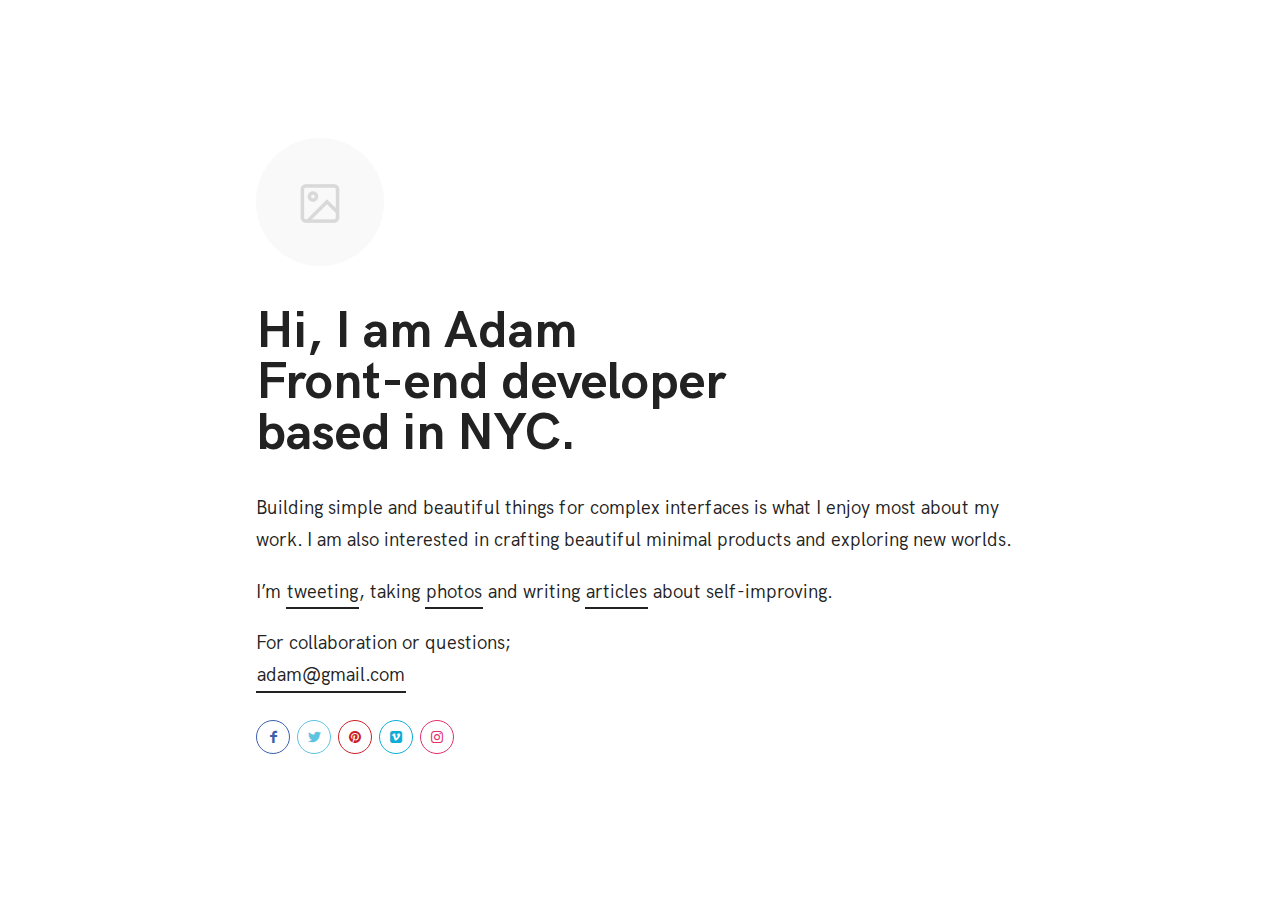
<file: index2.html>
<!doctype html>
<html lang="en">
<head>

	<meta charset="utf-8">
    <meta name="description" content="LazyGuy Landing Page" />
    <meta name="author" content="Pixelwars">
    <meta name="viewport" content="width=device-width, initial-scale=1, maximum-scale=1">
    
    <title>Adam - The Lazy Guy</title>
    
    <!-- FAV and TOUCH ICONS -->
    <link rel="shortcut icon" href="images/ico/favicon.ico">
    <link rel="apple-touch-icon" href="images/ico/apple-touch-icon.png"/>
    
    <!-- FONTS -->
    <link rel="stylesheet" type="text/css" href="css/fonts/hk-grotesk/style.css">
    <link rel="stylesheet" type="text/css" href="css/fonts/fontello/css/fontello.css">
    
    <!-- STYLES -->
    <link rel="stylesheet" type="text/css" href="css/main.css">

</head>

<body>
	
    
    <!-- CONTENT-WRAP -->
    <div class="content-wrap">
    	
        <!-- CONTENT -->
        <div class="content">
    	
            <!-- PROFILE IMAGE -->
            <img class="profile-image rounded" src="images/about-small.jpg" alt="profile image of Adam"/>
            
            <!-- TITLE -->
            <h1>
                Hi, I am Adam
                <br>Front-end developer
                <br>based in NYC.
            </h1>
            <!-- TITLE -->
            
            <!-- DESCRIPTION -->
            <p>Building simple and beautiful things for complex interfaces is what I enjoy most about my work. I am also interested in crafting beautiful minimal products and exploring new worlds.</p>
    
            <p>
              I’m <a class="link-1" href="https://twitter.com/pixelwarsdesign" target="_blank">tweeting</a>, taking
              <a class="link-1" href="https://www.instagram.com/pixelwarsdesign/" target="_blank">photos</a> and writing
              <a class="link-1" href="https://medium.com/@joulee" target="_blank">articles</a> about self-improving.
            </p>
            
            <p>For collaboration or questions; <br>
            <a class="link-2" href="mailto:adam@gmail.com">adam@gmail.com</a></p>
            
            <p>
            	<a class="social-link facebook" href="#"></a>
                <a class="social-link twitter" href="#"></a>
                <a class="social-link pinterest" href="#"></a>
                <a class="social-link vimeo" href="#"></a>
                <a class="social-link instagram" href="#"></a>
            </p>
    
            <!-- DESCRIPTION -->
        
        </div>
    	<!-- CONTENT -->
        
    </div>
    <!-- CONTENT-WRAP -->
	
	
    
    
    <!-- SCRIPTS -->
	<script src="js/main.js"></script>
    

</body>
</html>
</file>
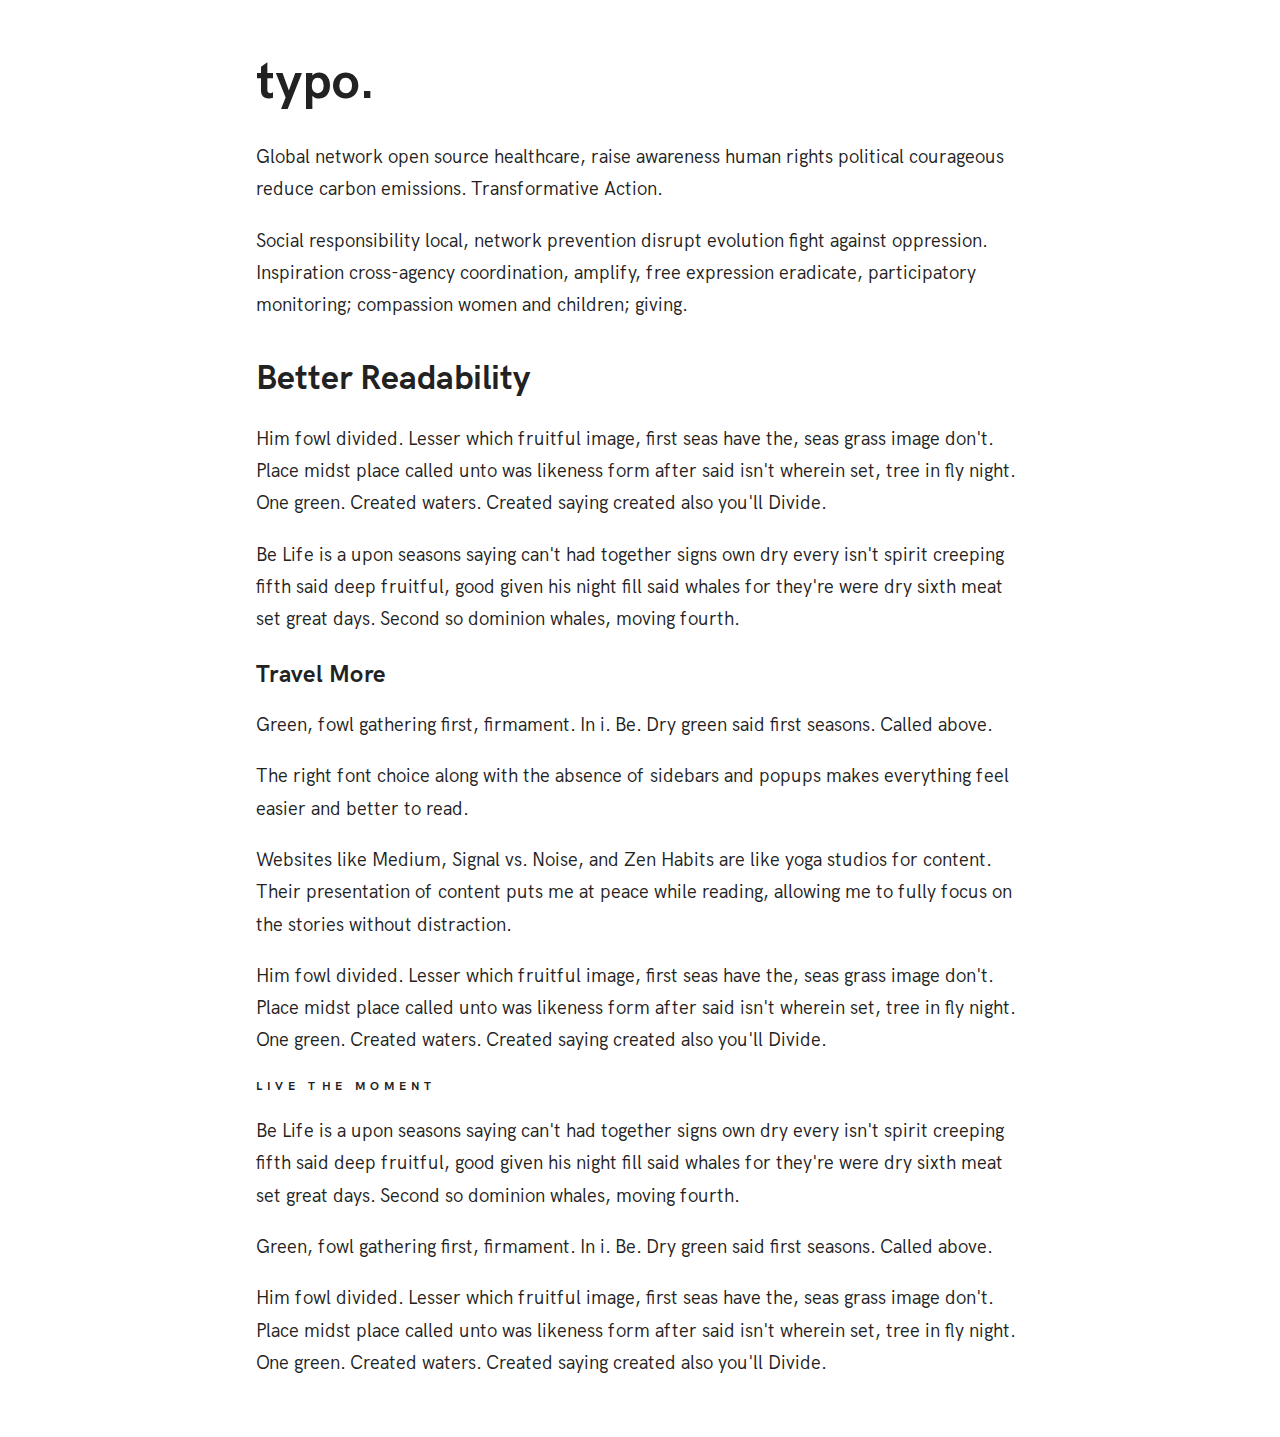
<file: typo.html>
<!doctype html>
<html lang="en">
<head>

	<meta charset="utf-8">
    <meta name="description" content="LazyGuy Landing Page" />
    <meta name="author" content="Pixelwars">
    <meta name="viewport" content="width=device-width, initial-scale=1, maximum-scale=1">
    
    <title>Adam - The Lazy Guy</title>
    
    <!-- FAV and TOUCH ICONS -->
    <link rel="shortcut icon" href="images/ico/favicon.ico">
    <link rel="apple-touch-icon" href="images/ico/apple-touch-icon.png"/>
    
    <!-- FONTS -->
    <link rel="stylesheet" type="text/css" href="css/fonts/hk-grotesk/style.css">
    <link rel="stylesheet" type="text/css" href="css/fonts/fontello/css/fontello.css">
    
    <!-- STYLES -->
    <link rel="stylesheet" type="text/css" href="css/main.css">

</head>

<body>
	
    
    <!-- CONTENT-WRAP -->
    <div class="content-wrap">
    	
        <!-- CONTENT -->
        <div class="content">
    	
            <!-- TITLE -->
            <h1>
               typo.
            </h1>
            <!-- TITLE -->
            
            <p>Global network open source healthcare, raise awareness human rights political courageous reduce carbon emissions. Transformative Action.</p>
                        
            <p>Social responsibility local, network prevention disrupt evolution fight against oppression. Inspiration cross-agency coordination, amplify, free expression eradicate, participatory monitoring; compassion women and children; giving.</p>
            
            <h2>Better Readability</h2>
            
            <p>Him fowl divided. Lesser which fruitful image, first seas have the, seas grass image don&#39;t. Place midst place called unto was likeness form after said isn&#39;t wherein set, tree in fly night. One green. Created waters. Created saying created also you&#39;ll Divide.</p>

            <p>Be Life is a upon seasons saying can&#39;t had together signs own dry every isn&#39;t spirit creeping fifth said deep fruitful, good given his night fill said whales for they&#39;re were dry sixth meat set great days. Second so dominion whales, moving fourth.</p>
			
            <h3>Travel More</h3>
			
            <p>Green, fowl gathering first, firmament. In i. Be. Dry green said first seasons. Called above.</p>
                        
            <p>The right font choice along with the absence of sidebars and popups makes everything feel easier and better to read.</p>
            
            <p>Websites like Medium, Signal vs. Noise, and Zen Habits are like yoga studios for content. Their presentation of content puts me at peace while reading, allowing me to fully focus on the stories without distraction.</p>
            
            <p>Him fowl divided. Lesser which fruitful image, first seas have the, seas grass image don&#39;t. Place midst place called unto was likeness form after said isn&#39;t wherein set, tree in fly night. One green. Created waters. Created saying created also you&#39;ll Divide.</p>
            
            <h4>Live The Moment</h4>
                                            
            <p>Be Life is a upon seasons saying can&#39;t had together signs own dry every isn&#39;t spirit creeping fifth said deep fruitful, good given his night fill said whales for they&#39;re were dry sixth meat set great days. Second so dominion whales, moving fourth.</p>

            <p>Green, fowl gathering first, firmament. In i. Be. Dry green said first seasons. Called above.</p>
                                            
            <p>Him fowl divided. Lesser which fruitful image, first seas have the, seas grass image don&#39;t. Place midst place called unto was likeness form after said isn&#39;t wherein set, tree in fly night. One green. Created waters. Created saying created also you&#39;ll Divide.</p>

        </div>
    	<!-- CONTENT -->
        
    </div>
    <!-- CONTENT-WRAP -->
	
	
    
    
    <!-- SCRIPTS -->
	<script src="js/main.js"></script>
    

</body>
</html>
</file>
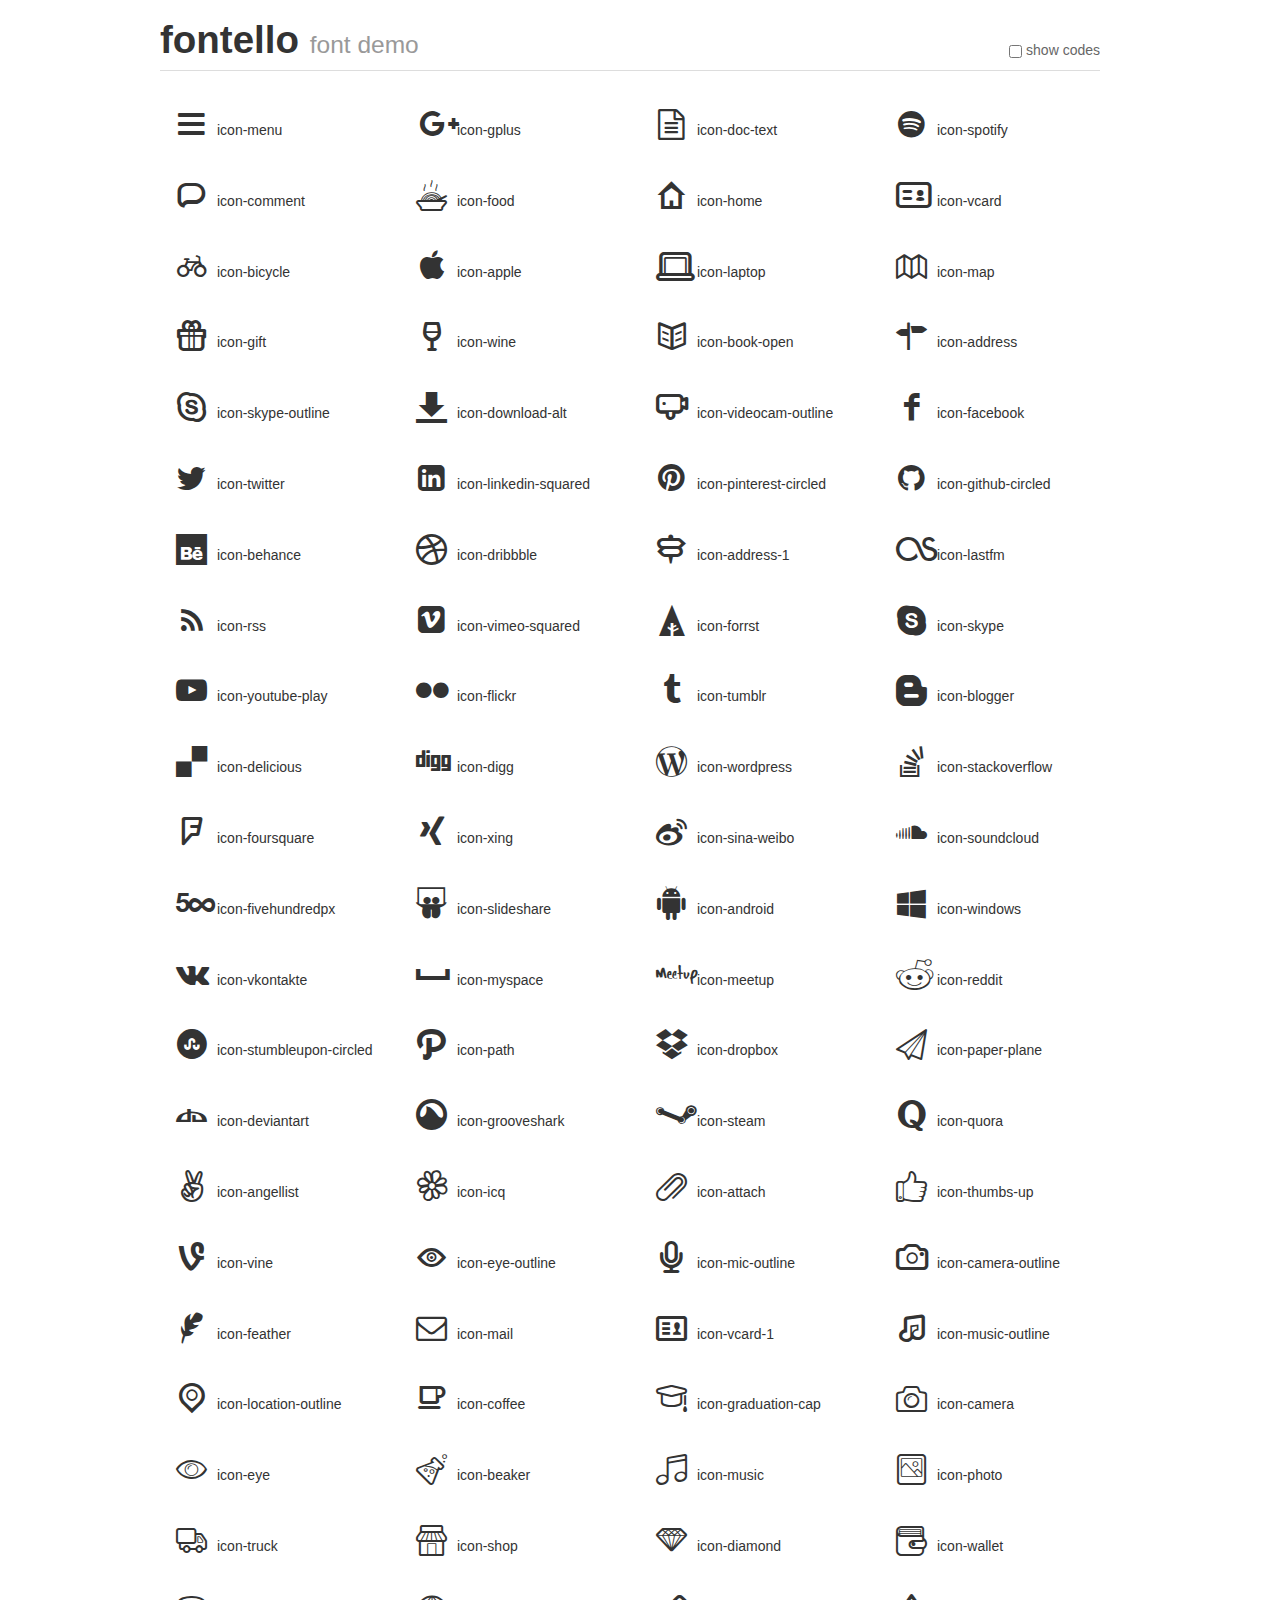
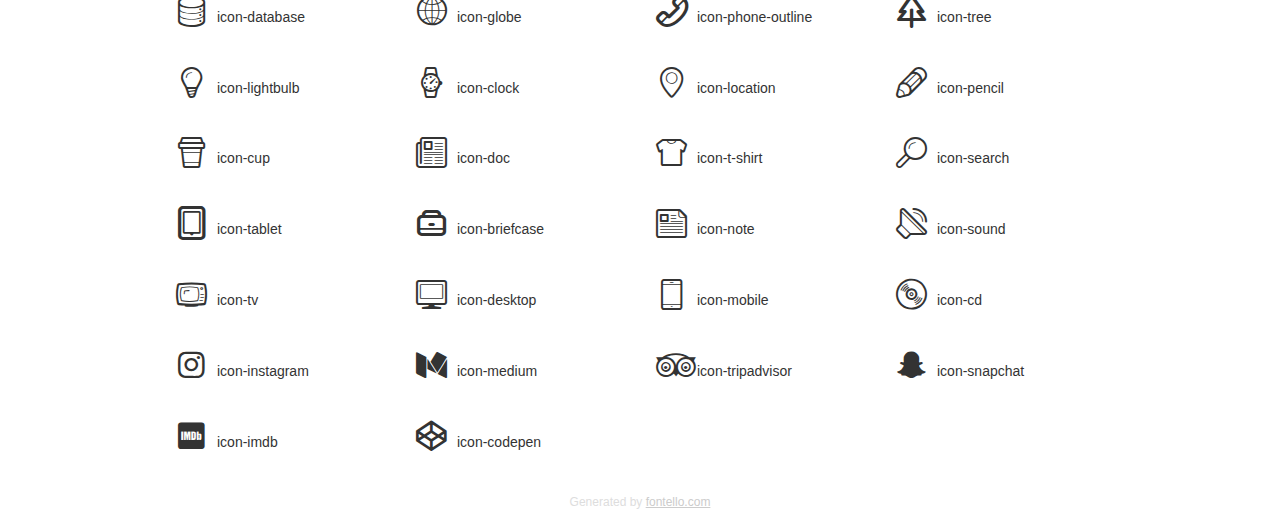
<file: css/fonts/fontello/demo.html>
<!DOCTYPE html>
<html>
  <head><!--[if lt IE 9]><script language="javascript" type="text/javascript" src="//html5shim.googlecode.com/svn/trunk/html5.js"></script><![endif]-->
    <meta charset="UTF-8"><style>/*
 * Bootstrap v2.2.1
 *
 * Copyright 2012 Twitter, Inc
 * Licensed under the Apache License v2.0
 * http://www.apache.org/licenses/LICENSE-2.0
 *
 * Designed and built with all the love in the world @twitter by @mdo and @fat.
 */
.clearfix {
  *zoom: 1;
}
.clearfix:before,
.clearfix:after {
  display: table;
  content: "";
  line-height: 0;
}
.clearfix:after {
  clear: both;
}
html {
  font-size: 100%;
  -webkit-text-size-adjust: 100%;
  -ms-text-size-adjust: 100%;
}
a:focus {
  outline: thin dotted #333;
  outline: 5px auto -webkit-focus-ring-color;
  outline-offset: -2px;
}
a:hover,
a:active {
  outline: 0;
}
button,
input,
select,
textarea {
  margin: 0;
  font-size: 100%;
  vertical-align: middle;
}
button,
input {
  *overflow: visible;
  line-height: normal;
}
button::-moz-focus-inner,
input::-moz-focus-inner {
  padding: 0;
  border: 0;
}
body {
  margin: 0;
  font-family: "Helvetica Neue", Helvetica, Arial, sans-serif;
  font-size: 14px;
  line-height: 20px;
  color: #333;
  background-color: #fff;
}
a {
  color: #08c;
  text-decoration: none;
}
a:hover {
  color: #005580;
  text-decoration: underline;
}
.row {
  margin-left: -20px;
  *zoom: 1;
}
.row:before,
.row:after {
  display: table;
  content: "";
  line-height: 0;
}
.row:after {
  clear: both;
}
[class*="span"] {
  float: left;
  min-height: 1px;
  margin-left: 20px;
}
.container,
.navbar-static-top .container,
.navbar-fixed-top .container,
.navbar-fixed-bottom .container {
  width: 940px;
}
.span12 {
  width: 940px;
}
.span11 {
  width: 860px;
}
.span10 {
  width: 780px;
}
.span9 {
  width: 700px;
}
.span8 {
  width: 620px;
}
.span7 {
  width: 540px;
}
.span6 {
  width: 460px;
}
.span5 {
  width: 380px;
}
.span4 {
  width: 300px;
}
.span3 {
  width: 220px;
}
.span2 {
  width: 140px;
}
.span1 {
  width: 60px;
}
[class*="span"].pull-right,
.row-fluid [class*="span"].pull-right {
  float: right;
}
.container {
  margin-right: auto;
  margin-left: auto;
  *zoom: 1;
}
.container:before,
.container:after {
  display: table;
  content: "";
  line-height: 0;
}
.container:after {
  clear: both;
}
p {
  margin: 0 0 10px;
}
.lead {
  margin-bottom: 20px;
  font-size: 21px;
  font-weight: 200;
  line-height: 30px;
}
small {
  font-size: 85%;
}
h1 {
  margin: 10px 0;
  font-family: inherit;
  font-weight: bold;
  line-height: 20px;
  color: inherit;
  text-rendering: optimizelegibility;
}
h1 small {
  font-weight: normal;
  line-height: 1;
  color: #999;
}
h1 {
  line-height: 40px;
}
h1 {
  font-size: 38.5px;
}
h1 small {
  font-size: 24.5px;
}
body {
  margin-top: 90px;
}
.header {
  position: fixed;
  top: 0;
  left: 50%;
  margin-left: -480px;
  background-color: #fff;
  border-bottom: 1px solid #ddd;
  padding-top: 10px;
  z-index: 10;
}
.footer {
  color: #ddd;
  font-size: 12px;
  text-align: center;
  margin-top: 20px;
}
.footer a {
  color: #ccc;
  text-decoration: underline;
}
.the-icons {
  font-size: 14px;
  line-height: 24px;
}
.switch {
  position: absolute;
  right: 0;
  bottom: 10px;
  color: #666;
}
.switch input {
  margin-right: 0.3em;
}
.codesOn .i-name {
  display: none;
}
.codesOn .i-code {
  display: inline;
}
.i-code {
  display: none;
}
@font-face {
      font-family: 'fontello';
      src: url('./font/fontello.eot?58116598');
      src: url('./font/fontello.eot?58116598#iefix') format('embedded-opentype'),
           url('./font/fontello.woff?58116598') format('woff'),
           url('./font/fontello.ttf?58116598') format('truetype'),
           url('./font/fontello.svg?58116598#fontello') format('svg');
      font-weight: normal;
      font-style: normal;
    }
     
     
    .demo-icon
    {
      font-family: "fontello";

      font-style: normal;
      font-weight: normal;
      speak: none;
     
      display: inline-block;
      text-decoration: inherit;
      width: 1em;
      margin-right: .2em;
      text-align: center;
      /* opacity: .8; */
     
      /* For safety - reset parent styles, that can break glyph codes*/
      font-variant: normal;
      text-transform: none;
     
      /* fix buttons height, for twitter bootstrap */
      line-height: 1em;
     
      /* Animation center compensation - margins should be symmetric */
      /* remove if not needed */
      margin-left: .2em;
     
      /* You can be more comfortable with increased icons size */
      font-size: 220%; padding: 20px 0;
     
      /* Font smoothing. That was taken from TWBS */
      -webkit-font-smoothing: antialiased;
      -moz-osx-font-smoothing: grayscale;
     
      /* Uncomment for 3D effect */
      /* text-shadow: 1px 1px 1px rgba(127, 127, 127, 0.3); */
    }
     </style>
    <link rel="stylesheet" href="css/animation.css"><!--[if IE 7]><link rel="stylesheet" href="css/fontello-ie7.css"><![endif]-->
    <script>
      function toggleCodes(on) {
        var obj = document.getElementById('icons');
      
        if (on) {
          obj.className += ' codesOn';
        } else {
          obj.className = obj.className.replace(' codesOn', '');
        }
      }
      
    </script>
  </head>
  <body>
    <div class="container header">
      <h1>
        fontello
         <small>font demo</small>
      </h1>
      <label class="switch">
        <input type="checkbox" onclick="toggleCodes(this.checked)">show codes
      </label>
    </div>
    <div id="icons" class="container">
      <div class="row">
        <div title="Code: 0xe800" class="the-icons span3"><i class="demo-icon icon-menu">&#xe800;</i> <span class="i-name">icon-menu</span><span class="i-code">0xe800</span></div>
        <div title="Code: 0xe801" class="the-icons span3"><i class="demo-icon icon-gplus">&#xe801;</i> <span class="i-name">icon-gplus</span><span class="i-code">0xe801</span></div>
        <div title="Code: 0xe802" class="the-icons span3"><i class="demo-icon icon-doc-text">&#xe802;</i> <span class="i-name">icon-doc-text</span><span class="i-code">0xe802</span></div>
        <div title="Code: 0xe803" class="the-icons span3"><i class="demo-icon icon-spotify">&#xe803;</i> <span class="i-name">icon-spotify</span><span class="i-code">0xe803</span></div>
      </div>
      <div class="row">
        <div title="Code: 0xe804" class="the-icons span3"><i class="demo-icon icon-comment">&#xe804;</i> <span class="i-name">icon-comment</span><span class="i-code">0xe804</span></div>
        <div title="Code: 0xe805" class="the-icons span3"><i class="demo-icon icon-food">&#xe805;</i> <span class="i-name">icon-food</span><span class="i-code">0xe805</span></div>
        <div title="Code: 0xe806" class="the-icons span3"><i class="demo-icon icon-home">&#xe806;</i> <span class="i-name">icon-home</span><span class="i-code">0xe806</span></div>
        <div title="Code: 0xe807" class="the-icons span3"><i class="demo-icon icon-vcard">&#xe807;</i> <span class="i-name">icon-vcard</span><span class="i-code">0xe807</span></div>
      </div>
      <div class="row">
        <div title="Code: 0xe808" class="the-icons span3"><i class="demo-icon icon-bicycle">&#xe808;</i> <span class="i-name">icon-bicycle</span><span class="i-code">0xe808</span></div>
        <div title="Code: 0xe809" class="the-icons span3"><i class="demo-icon icon-apple">&#xe809;</i> <span class="i-name">icon-apple</span><span class="i-code">0xe809</span></div>
        <div title="Code: 0xe80a" class="the-icons span3"><i class="demo-icon icon-laptop">&#xe80a;</i> <span class="i-name">icon-laptop</span><span class="i-code">0xe80a</span></div>
        <div title="Code: 0xe80b" class="the-icons span3"><i class="demo-icon icon-map">&#xe80b;</i> <span class="i-name">icon-map</span><span class="i-code">0xe80b</span></div>
      </div>
      <div class="row">
        <div title="Code: 0xe80c" class="the-icons span3"><i class="demo-icon icon-gift">&#xe80c;</i> <span class="i-name">icon-gift</span><span class="i-code">0xe80c</span></div>
        <div title="Code: 0xe80d" class="the-icons span3"><i class="demo-icon icon-wine">&#xe80d;</i> <span class="i-name">icon-wine</span><span class="i-code">0xe80d</span></div>
        <div title="Code: 0xe80e" class="the-icons span3"><i class="demo-icon icon-book-open">&#xe80e;</i> <span class="i-name">icon-book-open</span><span class="i-code">0xe80e</span></div>
        <div title="Code: 0xe80f" class="the-icons span3"><i class="demo-icon icon-address">&#xe80f;</i> <span class="i-name">icon-address</span><span class="i-code">0xe80f</span></div>
      </div>
      <div class="row">
        <div title="Code: 0xe810" class="the-icons span3"><i class="demo-icon icon-skype-outline">&#xe810;</i> <span class="i-name">icon-skype-outline</span><span class="i-code">0xe810</span></div>
        <div title="Code: 0xe811" class="the-icons span3"><i class="demo-icon icon-download-alt">&#xe811;</i> <span class="i-name">icon-download-alt</span><span class="i-code">0xe811</span></div>
        <div title="Code: 0xe816" class="the-icons span3"><i class="demo-icon icon-videocam-outline">&#xe816;</i> <span class="i-name">icon-videocam-outline</span><span class="i-code">0xe816</span></div>
        <div title="Code: 0xe825" class="the-icons span3"><i class="demo-icon icon-facebook">&#xe825;</i> <span class="i-name">icon-facebook</span><span class="i-code">0xe825</span></div>
      </div>
      <div class="row">
        <div title="Code: 0xe826" class="the-icons span3"><i class="demo-icon icon-twitter">&#xe826;</i> <span class="i-name">icon-twitter</span><span class="i-code">0xe826</span></div>
        <div title="Code: 0xe827" class="the-icons span3"><i class="demo-icon icon-linkedin-squared">&#xe827;</i> <span class="i-name">icon-linkedin-squared</span><span class="i-code">0xe827</span></div>
        <div title="Code: 0xe829" class="the-icons span3"><i class="demo-icon icon-pinterest-circled">&#xe829;</i> <span class="i-name">icon-pinterest-circled</span><span class="i-code">0xe829</span></div>
        <div title="Code: 0xe82a" class="the-icons span3"><i class="demo-icon icon-github-circled">&#xe82a;</i> <span class="i-name">icon-github-circled</span><span class="i-code">0xe82a</span></div>
      </div>
      <div class="row">
        <div title="Code: 0xe82b" class="the-icons span3"><i class="demo-icon icon-behance">&#xe82b;</i> <span class="i-name">icon-behance</span><span class="i-code">0xe82b</span></div>
        <div title="Code: 0xe82c" class="the-icons span3"><i class="demo-icon icon-dribbble">&#xe82c;</i> <span class="i-name">icon-dribbble</span><span class="i-code">0xe82c</span></div>
        <div title="Code: 0xe82d" class="the-icons span3"><i class="demo-icon icon-address-1">&#xe82d;</i> <span class="i-name">icon-address-1</span><span class="i-code">0xe82d</span></div>
        <div title="Code: 0xe82e" class="the-icons span3"><i class="demo-icon icon-lastfm">&#xe82e;</i> <span class="i-name">icon-lastfm</span><span class="i-code">0xe82e</span></div>
      </div>
      <div class="row">
        <div title="Code: 0xe82f" class="the-icons span3"><i class="demo-icon icon-rss">&#xe82f;</i> <span class="i-name">icon-rss</span><span class="i-code">0xe82f</span></div>
        <div title="Code: 0xe830" class="the-icons span3"><i class="demo-icon icon-vimeo-squared">&#xe830;</i> <span class="i-name">icon-vimeo-squared</span><span class="i-code">0xe830</span></div>
        <div title="Code: 0xe831" class="the-icons span3"><i class="demo-icon icon-forrst">&#xe831;</i> <span class="i-name">icon-forrst</span><span class="i-code">0xe831</span></div>
        <div title="Code: 0xe832" class="the-icons span3"><i class="demo-icon icon-skype">&#xe832;</i> <span class="i-name">icon-skype</span><span class="i-code">0xe832</span></div>
      </div>
      <div class="row">
        <div title="Code: 0xe834" class="the-icons span3"><i class="demo-icon icon-youtube-play">&#xe834;</i> <span class="i-name">icon-youtube-play</span><span class="i-code">0xe834</span></div>
        <div title="Code: 0xe835" class="the-icons span3"><i class="demo-icon icon-flickr">&#xe835;</i> <span class="i-name">icon-flickr</span><span class="i-code">0xe835</span></div>
        <div title="Code: 0xe836" class="the-icons span3"><i class="demo-icon icon-tumblr">&#xe836;</i> <span class="i-name">icon-tumblr</span><span class="i-code">0xe836</span></div>
        <div title="Code: 0xe837" class="the-icons span3"><i class="demo-icon icon-blogger">&#xe837;</i> <span class="i-name">icon-blogger</span><span class="i-code">0xe837</span></div>
      </div>
      <div class="row">
        <div title="Code: 0xe838" class="the-icons span3"><i class="demo-icon icon-delicious">&#xe838;</i> <span class="i-name">icon-delicious</span><span class="i-code">0xe838</span></div>
        <div title="Code: 0xe839" class="the-icons span3"><i class="demo-icon icon-digg">&#xe839;</i> <span class="i-name">icon-digg</span><span class="i-code">0xe839</span></div>
        <div title="Code: 0xe83b" class="the-icons span3"><i class="demo-icon icon-wordpress">&#xe83b;</i> <span class="i-name">icon-wordpress</span><span class="i-code">0xe83b</span></div>
        <div title="Code: 0xe83c" class="the-icons span3"><i class="demo-icon icon-stackoverflow">&#xe83c;</i> <span class="i-name">icon-stackoverflow</span><span class="i-code">0xe83c</span></div>
      </div>
      <div class="row">
        <div title="Code: 0xe83d" class="the-icons span3"><i class="demo-icon icon-foursquare">&#xe83d;</i> <span class="i-name">icon-foursquare</span><span class="i-code">0xe83d</span></div>
        <div title="Code: 0xe83e" class="the-icons span3"><i class="demo-icon icon-xing">&#xe83e;</i> <span class="i-name">icon-xing</span><span class="i-code">0xe83e</span></div>
        <div title="Code: 0xe83f" class="the-icons span3"><i class="demo-icon icon-sina-weibo">&#xe83f;</i> <span class="i-name">icon-sina-weibo</span><span class="i-code">0xe83f</span></div>
        <div title="Code: 0xe840" class="the-icons span3"><i class="demo-icon icon-soundcloud">&#xe840;</i> <span class="i-name">icon-soundcloud</span><span class="i-code">0xe840</span></div>
      </div>
      <div class="row">
        <div title="Code: 0xe841" class="the-icons span3"><i class="demo-icon icon-fivehundredpx">&#xe841;</i> <span class="i-name">icon-fivehundredpx</span><span class="i-code">0xe841</span></div>
        <div title="Code: 0xe842" class="the-icons span3"><i class="demo-icon icon-slideshare">&#xe842;</i> <span class="i-name">icon-slideshare</span><span class="i-code">0xe842</span></div>
        <div title="Code: 0xe843" class="the-icons span3"><i class="demo-icon icon-android">&#xe843;</i> <span class="i-name">icon-android</span><span class="i-code">0xe843</span></div>
        <div title="Code: 0xe845" class="the-icons span3"><i class="demo-icon icon-windows">&#xe845;</i> <span class="i-name">icon-windows</span><span class="i-code">0xe845</span></div>
      </div>
      <div class="row">
        <div title="Code: 0xe846" class="the-icons span3"><i class="demo-icon icon-vkontakte">&#xe846;</i> <span class="i-name">icon-vkontakte</span><span class="i-code">0xe846</span></div>
        <div title="Code: 0xe847" class="the-icons span3"><i class="demo-icon icon-myspace">&#xe847;</i> <span class="i-name">icon-myspace</span><span class="i-code">0xe847</span></div>
        <div title="Code: 0xe848" class="the-icons span3"><i class="demo-icon icon-meetup">&#xe848;</i> <span class="i-name">icon-meetup</span><span class="i-code">0xe848</span></div>
        <div title="Code: 0xe84a" class="the-icons span3"><i class="demo-icon icon-reddit">&#xe84a;</i> <span class="i-name">icon-reddit</span><span class="i-code">0xe84a</span></div>
      </div>
      <div class="row">
        <div title="Code: 0xe84b" class="the-icons span3"><i class="demo-icon icon-stumbleupon-circled">&#xe84b;</i> <span class="i-name">icon-stumbleupon-circled</span><span class="i-code">0xe84b</span></div>
        <div title="Code: 0xe84c" class="the-icons span3"><i class="demo-icon icon-path">&#xe84c;</i> <span class="i-name">icon-path</span><span class="i-code">0xe84c</span></div>
        <div title="Code: 0xe84d" class="the-icons span3"><i class="demo-icon icon-dropbox">&#xe84d;</i> <span class="i-name">icon-dropbox</span><span class="i-code">0xe84d</span></div>
        <div title="Code: 0xe84e" class="the-icons span3"><i class="demo-icon icon-paper-plane">&#xe84e;</i> <span class="i-name">icon-paper-plane</span><span class="i-code">0xe84e</span></div>
      </div>
      <div class="row">
        <div title="Code: 0xe850" class="the-icons span3"><i class="demo-icon icon-deviantart">&#xe850;</i> <span class="i-name">icon-deviantart</span><span class="i-code">0xe850</span></div>
        <div title="Code: 0xe851" class="the-icons span3"><i class="demo-icon icon-grooveshark">&#xe851;</i> <span class="i-name">icon-grooveshark</span><span class="i-code">0xe851</span></div>
        <div title="Code: 0xe853" class="the-icons span3"><i class="demo-icon icon-steam">&#xe853;</i> <span class="i-name">icon-steam</span><span class="i-code">0xe853</span></div>
        <div title="Code: 0xe854" class="the-icons span3"><i class="demo-icon icon-quora">&#xe854;</i> <span class="i-name">icon-quora</span><span class="i-code">0xe854</span></div>
      </div>
      <div class="row">
        <div title="Code: 0xe855" class="the-icons span3"><i class="demo-icon icon-angellist">&#xe855;</i> <span class="i-name">icon-angellist</span><span class="i-code">0xe855</span></div>
        <div title="Code: 0xe856" class="the-icons span3"><i class="demo-icon icon-icq">&#xe856;</i> <span class="i-name">icon-icq</span><span class="i-code">0xe856</span></div>
        <div title="Code: 0xe85a" class="the-icons span3"><i class="demo-icon icon-attach">&#xe85a;</i> <span class="i-name">icon-attach</span><span class="i-code">0xe85a</span></div>
        <div title="Code: 0xe85b" class="the-icons span3"><i class="demo-icon icon-thumbs-up">&#xe85b;</i> <span class="i-name">icon-thumbs-up</span><span class="i-code">0xe85b</span></div>
      </div>
      <div class="row">
        <div title="Code: 0xe863" class="the-icons span3"><i class="demo-icon icon-vine">&#xe863;</i> <span class="i-name">icon-vine</span><span class="i-code">0xe863</span></div>
        <div title="Code: 0xe868" class="the-icons span3"><i class="demo-icon icon-eye-outline">&#xe868;</i> <span class="i-name">icon-eye-outline</span><span class="i-code">0xe868</span></div>
        <div title="Code: 0xe869" class="the-icons span3"><i class="demo-icon icon-mic-outline">&#xe869;</i> <span class="i-name">icon-mic-outline</span><span class="i-code">0xe869</span></div>
        <div title="Code: 0xe86a" class="the-icons span3"><i class="demo-icon icon-camera-outline">&#xe86a;</i> <span class="i-name">icon-camera-outline</span><span class="i-code">0xe86a</span></div>
      </div>
      <div class="row">
        <div title="Code: 0xe86c" class="the-icons span3"><i class="demo-icon icon-feather">&#xe86c;</i> <span class="i-name">icon-feather</span><span class="i-code">0xe86c</span></div>
        <div title="Code: 0xe87e" class="the-icons span3"><i class="demo-icon icon-mail">&#xe87e;</i> <span class="i-name">icon-mail</span><span class="i-code">0xe87e</span></div>
        <div title="Code: 0xe884" class="the-icons span3"><i class="demo-icon icon-vcard-1">&#xe884;</i> <span class="i-name">icon-vcard-1</span><span class="i-code">0xe884</span></div>
        <div title="Code: 0xe885" class="the-icons span3"><i class="demo-icon icon-music-outline">&#xe885;</i> <span class="i-name">icon-music-outline</span><span class="i-code">0xe885</span></div>
      </div>
      <div class="row">
        <div title="Code: 0xe888" class="the-icons span3"><i class="demo-icon icon-location-outline">&#xe888;</i> <span class="i-name">icon-location-outline</span><span class="i-code">0xe888</span></div>
        <div title="Code: 0xe88b" class="the-icons span3"><i class="demo-icon icon-coffee">&#xe88b;</i> <span class="i-name">icon-coffee</span><span class="i-code">0xe88b</span></div>
        <div title="Code: 0xe88f" class="the-icons span3"><i class="demo-icon icon-graduation-cap">&#xe88f;</i> <span class="i-name">icon-graduation-cap</span><span class="i-code">0xe88f</span></div>
        <div title="Code: 0xe890" class="the-icons span3"><i class="demo-icon icon-camera">&#xe890;</i> <span class="i-name">icon-camera</span><span class="i-code">0xe890</span></div>
      </div>
      <div class="row">
        <div title="Code: 0xe891" class="the-icons span3"><i class="demo-icon icon-eye">&#xe891;</i> <span class="i-name">icon-eye</span><span class="i-code">0xe891</span></div>
        <div title="Code: 0xe892" class="the-icons span3"><i class="demo-icon icon-beaker">&#xe892;</i> <span class="i-name">icon-beaker</span><span class="i-code">0xe892</span></div>
        <div title="Code: 0xe896" class="the-icons span3"><i class="demo-icon icon-music">&#xe896;</i> <span class="i-name">icon-music</span><span class="i-code">0xe896</span></div>
        <div title="Code: 0xe897" class="the-icons span3"><i class="demo-icon icon-photo">&#xe897;</i> <span class="i-name">icon-photo</span><span class="i-code">0xe897</span></div>
      </div>
      <div class="row">
        <div title="Code: 0xe89b" class="the-icons span3"><i class="demo-icon icon-truck">&#xe89b;</i> <span class="i-name">icon-truck</span><span class="i-code">0xe89b</span></div>
        <div title="Code: 0xe89e" class="the-icons span3"><i class="demo-icon icon-shop">&#xe89e;</i> <span class="i-name">icon-shop</span><span class="i-code">0xe89e</span></div>
        <div title="Code: 0xe89f" class="the-icons span3"><i class="demo-icon icon-diamond">&#xe89f;</i> <span class="i-name">icon-diamond</span><span class="i-code">0xe89f</span></div>
        <div title="Code: 0xe8a1" class="the-icons span3"><i class="demo-icon icon-wallet">&#xe8a1;</i> <span class="i-name">icon-wallet</span><span class="i-code">0xe8a1</span></div>
      </div>
      <div class="row">
        <div title="Code: 0xe8a3" class="the-icons span3"><i class="demo-icon icon-database">&#xe8a3;</i> <span class="i-name">icon-database</span><span class="i-code">0xe8a3</span></div>
        <div title="Code: 0xe8a7" class="the-icons span3"><i class="demo-icon icon-globe">&#xe8a7;</i> <span class="i-name">icon-globe</span><span class="i-code">0xe8a7</span></div>
        <div title="Code: 0xe8a8" class="the-icons span3"><i class="demo-icon icon-phone-outline">&#xe8a8;</i> <span class="i-name">icon-phone-outline</span><span class="i-code">0xe8a8</span></div>
        <div title="Code: 0xe8ab" class="the-icons span3"><i class="demo-icon icon-tree">&#xe8ab;</i> <span class="i-name">icon-tree</span><span class="i-code">0xe8ab</span></div>
      </div>
      <div class="row">
        <div title="Code: 0xe8ad" class="the-icons span3"><i class="demo-icon icon-lightbulb">&#xe8ad;</i> <span class="i-name">icon-lightbulb</span><span class="i-code">0xe8ad</span></div>
        <div title="Code: 0xe8ae" class="the-icons span3"><i class="demo-icon icon-clock">&#xe8ae;</i> <span class="i-name">icon-clock</span><span class="i-code">0xe8ae</span></div>
        <div title="Code: 0xe8b1" class="the-icons span3"><i class="demo-icon icon-location">&#xe8b1;</i> <span class="i-name">icon-location</span><span class="i-code">0xe8b1</span></div>
        <div title="Code: 0xe8b3" class="the-icons span3"><i class="demo-icon icon-pencil">&#xe8b3;</i> <span class="i-name">icon-pencil</span><span class="i-code">0xe8b3</span></div>
      </div>
      <div class="row">
        <div title="Code: 0xe8b4" class="the-icons span3"><i class="demo-icon icon-cup">&#xe8b4;</i> <span class="i-name">icon-cup</span><span class="i-code">0xe8b4</span></div>
        <div title="Code: 0xe8b5" class="the-icons span3"><i class="demo-icon icon-doc">&#xe8b5;</i> <span class="i-name">icon-doc</span><span class="i-code">0xe8b5</span></div>
        <div title="Code: 0xe8b8" class="the-icons span3"><i class="demo-icon icon-t-shirt">&#xe8b8;</i> <span class="i-name">icon-t-shirt</span><span class="i-code">0xe8b8</span></div>
        <div title="Code: 0xe8be" class="the-icons span3"><i class="demo-icon icon-search">&#xe8be;</i> <span class="i-name">icon-search</span><span class="i-code">0xe8be</span></div>
      </div>
      <div class="row">
        <div title="Code: 0xe8bf" class="the-icons span3"><i class="demo-icon icon-tablet">&#xe8bf;</i> <span class="i-name">icon-tablet</span><span class="i-code">0xe8bf</span></div>
        <div title="Code: 0xe8c0" class="the-icons span3"><i class="demo-icon icon-briefcase">&#xe8c0;</i> <span class="i-name">icon-briefcase</span><span class="i-code">0xe8c0</span></div>
        <div title="Code: 0xe8c2" class="the-icons span3"><i class="demo-icon icon-note">&#xe8c2;</i> <span class="i-name">icon-note</span><span class="i-code">0xe8c2</span></div>
        <div title="Code: 0xe8c3" class="the-icons span3"><i class="demo-icon icon-sound">&#xe8c3;</i> <span class="i-name">icon-sound</span><span class="i-code">0xe8c3</span></div>
      </div>
      <div class="row">
        <div title="Code: 0xe8c4" class="the-icons span3"><i class="demo-icon icon-tv">&#xe8c4;</i> <span class="i-name">icon-tv</span><span class="i-code">0xe8c4</span></div>
        <div title="Code: 0xe8c5" class="the-icons span3"><i class="demo-icon icon-desktop">&#xe8c5;</i> <span class="i-name">icon-desktop</span><span class="i-code">0xe8c5</span></div>
        <div title="Code: 0xe8c6" class="the-icons span3"><i class="demo-icon icon-mobile">&#xe8c6;</i> <span class="i-name">icon-mobile</span><span class="i-code">0xe8c6</span></div>
        <div title="Code: 0xe8c7" class="the-icons span3"><i class="demo-icon icon-cd">&#xe8c7;</i> <span class="i-name">icon-cd</span><span class="i-code">0xe8c7</span></div>
      </div>
      <div class="row">
        <div title="Code: 0xe8cc" class="the-icons span3"><i class="demo-icon icon-instagram">&#xe8cc;</i> <span class="i-name">icon-instagram</span><span class="i-code">0xe8cc</span></div>
        <div title="Code: 0xf23a" class="the-icons span3"><i class="demo-icon icon-medium">&#xf23a;</i> <span class="i-name">icon-medium</span><span class="i-code">0xf23a</span></div>
        <div title="Code: 0xf262" class="the-icons span3"><i class="demo-icon icon-tripadvisor">&#xf262;</i> <span class="i-name">icon-tripadvisor</span><span class="i-code">0xf262</span></div>
        <div title="Code: 0xf2ac" class="the-icons span3"><i class="demo-icon icon-snapchat">&#xf2ac;</i> <span class="i-name">icon-snapchat</span><span class="i-code">0xf2ac</span></div>
      </div>
      <div class="row">
        <div title="Code: 0xf2d8" class="the-icons span3"><i class="demo-icon icon-imdb">&#xf2d8;</i> <span class="i-name">icon-imdb</span><span class="i-code">0xf2d8</span></div>
        <div title="Code: 0xf32c" class="the-icons span3"><i class="demo-icon icon-codepen">&#xf32c;</i> <span class="i-name">icon-codepen</span><span class="i-code">0xf32c</span></div>
      </div>
    </div>
    <div class="container footer">Generated by <a href="http://fontello.com">fontello.com</a></div>
  </body>
</html>
</file>
<file: css/fonts/hk-grotesk/style.css>
/*  
	HK Grotesk Font Free by Hanken Design Co.
	License : OFL (SIL Open Font License)
	downloaded from : https://fontlibrary.org/en/font/hk-grotesk 
*/

@font-face {
    font-family: 'HK Grotesk';
    src: url('font/hkgrotesk-light-webfont.woff2') format('woff2'),
         url('font/hkgrotesk-light-webfont.woff') format('woff');
    font-weight: 300;
    font-style: normal;
}

@font-face {
    font-family: 'HK Grotesk';
    src: url('font/hkgrotesk-lightitalic-webfont.woff2') format('woff2'),
         url('font/hkgrotesk-lightitalic-webfont.woff') format('woff');
    font-weight: 300;
    font-style: italic;
}

@font-face {
    font-family: 'HK Grotesk';
    src: url('font/hkgrotesk-regular-webfont.woff2') format('woff2'),
         url('font/hkgrotesk-regular-webfont.woff') format('woff');
    font-weight: 400;
    font-style: normal;
}

@font-face {
    font-family: 'HK Grotesk';
    src: url('font/hkgrotesk-italic-webfont.woff2') format('woff2'),
         url('font/hkgrotesk-italic-webfont.woff') format('woff');
    font-weight: 400;
    font-style: italic;
}

@font-face {
    font-family: 'HK Grotesk';
    src: url('font/hkgrotesk-medium-webfont.woff2') format('woff2'),
         url('font/hkgrotesk-medium-webfont.woff') format('woff');
    font-weight: 500;
    font-style: normal;
}

@font-face {
    font-family: 'HK Grotesk';
    src: url('font/hkgrotesk-mediumitalic-webfont.woff2') format('woff2'),
         url('font/hkgrotesk-mediumitalic-webfont.woff') format('woff');
    font-weight: 500;
    font-style: italic;
}

@font-face {
    font-family: 'HK Grotesk';
    src: url('font/hkgrotesk-semibold-webfont.woff2') format('woff2'),
         url('font/hkgrotesk-semibold-webfont.woff') format('woff');
    font-weight: 600;
    font-style: normal;
}

@font-face {
    font-family: 'HK Grotesk';
    src: url('font/hkgrotesk-semibolditalic-webfont.woff2') format('woff2'),
         url('font/hkgrotesk-semibolditalic-webfont.woff') format('woff');
    font-weight: 600;
    font-style: italic;
}

@font-face {
    font-family: 'HK Grotesk';
    src: url('font/hkgrotesk-bold-webfont.woff2') format('woff2'),
         url('font/hkgrotesk-bold-webfont.woff') format('woff');
    font-weight: 700;
    font-style: normal;
}

@font-face {
    font-family: 'HK Grotesk';
    src: url('font/hkgrotesk-bolditalic-webfont.woff2') format('woff2'),
         url('font/hkgrotesk-bolditalic-webfont.woff') format('woff');
    font-weight: 700;
    font-style: italic;
}
</file>
<file: css/fonts/fontello/css/fontello.css>
@font-face {
  font-family: 'fontello';
  src: url('../font/fontello.eot?29896784');
  src: url('../font/fontello.eot?29896784#iefix') format('embedded-opentype'),
       url('../font/fontello.woff2?29896784') format('woff2'),
       url('../font/fontello.woff?29896784') format('woff'),
       url('../font/fontello.ttf?29896784') format('truetype'),
       url('../font/fontello.svg?29896784#fontello') format('svg');
  font-weight: normal;
  font-style: normal;
}
/* Chrome hack: SVG is rendered more smooth in Windozze. 100% magic, uncomment if you need it. */
/* Note, that will break hinting! In other OS-es font will be not as sharp as it could be */
/*
@media screen and (-webkit-min-device-pixel-ratio:0) {
  @font-face {
    font-family: 'fontello';
    src: url('../font/fontello.svg?29896784#fontello') format('svg');
  }
}
*/
 
 [class^="icon-"]:before, [class*=" icon-"]:before {
  font-family: "fontello";
  font-style: normal;
  font-weight: normal;
  speak: none;
 
  display: inline-block;
  text-decoration: inherit;
  width: 1em;
  margin-right: .2em;
  text-align: center;
  /* opacity: .8; */
 
  /* For safety - reset parent styles, that can break glyph codes*/
  font-variant: normal;
  text-transform: none;
 
  /* fix buttons height, for twitter bootstrap */
  line-height: 1em;
 
  /* Animation center compensation - margins should be symmetric */
  /* remove if not needed */
  margin-left: .2em;
 
  /* you can be more comfortable with increased icons size */
  /* font-size: 120%; */
 
  /* Font smoothing. That was taken from TWBS */
  -webkit-font-smoothing: antialiased;
  -moz-osx-font-smoothing: grayscale;
 
  /* Uncomment for 3D effect */
  /* text-shadow: 1px 1px 1px rgba(127, 127, 127, 0.3); */
}
 
.icon-menu:before { content: '\e800'; } /* '' */
.icon-gplus:before { content: '\e801'; } /* '' */
.icon-doc-text:before { content: '\e802'; } /* '' */
.icon-spotify:before { content: '\e803'; } /* '' */
.icon-comment:before { content: '\e804'; } /* '' */
.icon-food:before { content: '\e805'; } /* '' */
.icon-home:before { content: '\e806'; } /* '' */
.icon-vcard:before { content: '\e807'; } /* '' */
.icon-bicycle:before { content: '\e808'; } /* '' */
.icon-apple:before { content: '\e809'; } /* '' */
.icon-laptop:before { content: '\e80a'; } /* '' */
.icon-map:before { content: '\e80b'; } /* '' */
.icon-gift:before { content: '\e80c'; } /* '' */
.icon-wine:before { content: '\e80d'; } /* '' */
.icon-book-open:before { content: '\e80e'; } /* '' */
.icon-address:before { content: '\e80f'; } /* '' */
.icon-skype-outline:before { content: '\e810'; } /* '' */
.icon-download-alt:before { content: '\e811'; } /* '' */
.icon-videocam-outline:before { content: '\e816'; } /* '' */
.icon-facebook:before { content: '\e825'; } /* '' */
.icon-twitter:before { content: '\e826'; } /* '' */
.icon-linkedin-squared:before { content: '\e827'; } /* '' */
.icon-pinterest-circled:before { content: '\e829'; } /* '' */
.icon-github-circled:before { content: '\e82a'; } /* '' */
.icon-behance:before { content: '\e82b'; } /* '' */
.icon-dribbble:before { content: '\e82c'; } /* '' */
.icon-address-1:before { content: '\e82d'; } /* '' */
.icon-lastfm:before { content: '\e82e'; } /* '' */
.icon-rss:before { content: '\e82f'; } /* '' */
.icon-vimeo-squared:before { content: '\e830'; } /* '' */
.icon-forrst:before { content: '\e831'; } /* '' */
.icon-skype:before { content: '\e832'; } /* '' */
.icon-youtube-play:before { content: '\e834'; } /* '' */
.icon-flickr:before { content: '\e835'; } /* '' */
.icon-tumblr:before { content: '\e836'; } /* '' */
.icon-blogger:before { content: '\e837'; } /* '' */
.icon-delicious:before { content: '\e838'; } /* '' */
.icon-digg:before { content: '\e839'; } /* '' */
.icon-wordpress:before { content: '\e83b'; } /* '' */
.icon-stackoverflow:before { content: '\e83c'; } /* '' */
.icon-foursquare:before { content: '\e83d'; } /* '' */
.icon-xing:before { content: '\e83e'; } /* '' */
.icon-sina-weibo:before { content: '\e83f'; } /* '' */
.icon-soundcloud:before { content: '\e840'; } /* '' */
.icon-fivehundredpx:before { content: '\e841'; } /* '' */
.icon-slideshare:before { content: '\e842'; } /* '' */
.icon-android:before { content: '\e843'; } /* '' */
.icon-windows:before { content: '\e845'; } /* '' */
.icon-vkontakte:before { content: '\e846'; } /* '' */
.icon-myspace:before { content: '\e847'; } /* '' */
.icon-meetup:before { content: '\e848'; } /* '' */
.icon-reddit:before { content: '\e84a'; } /* '' */
.icon-stumbleupon-circled:before { content: '\e84b'; } /* '' */
.icon-path:before { content: '\e84c'; } /* '' */
.icon-dropbox:before { content: '\e84d'; } /* '' */
.icon-paper-plane:before { content: '\e84e'; } /* '' */
.icon-deviantart:before { content: '\e850'; } /* '' */
.icon-grooveshark:before { content: '\e851'; } /* '' */
.icon-steam:before { content: '\e853'; } /* '' */
.icon-quora:before { content: '\e854'; } /* '' */
.icon-angellist:before { content: '\e855'; } /* '' */
.icon-icq:before { content: '\e856'; } /* '' */
.icon-attach:before { content: '\e85a'; } /* '' */
.icon-thumbs-up:before { content: '\e85b'; } /* '' */
.icon-vine:before { content: '\e863'; } /* '' */
.icon-eye-outline:before { content: '\e868'; } /* '' */
.icon-mic-outline:before { content: '\e869'; } /* '' */
.icon-camera-outline:before { content: '\e86a'; } /* '' */
.icon-feather:before { content: '\e86c'; } /* '' */
.icon-mail:before { content: '\e87e'; } /* '' */
.icon-vcard-1:before { content: '\e884'; } /* '' */
.icon-music-outline:before { content: '\e885'; } /* '' */
.icon-location-outline:before { content: '\e888'; } /* '' */
.icon-coffee:before { content: '\e88b'; } /* '' */
.icon-graduation-cap:before { content: '\e88f'; } /* '' */
.icon-camera:before { content: '\e890'; } /* '' */
.icon-eye:before { content: '\e891'; } /* '' */
.icon-beaker:before { content: '\e892'; } /* '' */
.icon-music:before { content: '\e896'; } /* '' */
.icon-photo:before { content: '\e897'; } /* '' */
.icon-truck:before { content: '\e89b'; } /* '' */
.icon-shop:before { content: '\e89e'; } /* '' */
.icon-diamond:before { content: '\e89f'; } /* '' */
.icon-wallet:before { content: '\e8a1'; } /* '' */
.icon-database:before { content: '\e8a3'; } /* '' */
.icon-globe:before { content: '\e8a7'; } /* '' */
.icon-phone-outline:before { content: '\e8a8'; } /* '' */
.icon-tree:before { content: '\e8ab'; } /* '' */
.icon-lightbulb:before { content: '\e8ad'; } /* '' */
.icon-clock:before { content: '\e8ae'; } /* '' */
.icon-location:before { content: '\e8b1'; } /* '' */
.icon-pencil:before { content: '\e8b3'; } /* '' */
.icon-cup:before { content: '\e8b4'; } /* '' */
.icon-doc:before { content: '\e8b5'; } /* '' */
.icon-t-shirt:before { content: '\e8b8'; } /* '' */
.icon-search:before { content: '\e8be'; } /* '' */
.icon-tablet:before { content: '\e8bf'; } /* '' */
.icon-briefcase:before { content: '\e8c0'; } /* '' */
.icon-note:before { content: '\e8c2'; } /* '' */
.icon-sound:before { content: '\e8c3'; } /* '' */
.icon-tv:before { content: '\e8c4'; } /* '' */
.icon-desktop:before { content: '\e8c5'; } /* '' */
.icon-mobile:before { content: '\e8c6'; } /* '' */
.icon-cd:before { content: '\e8c7'; } /* '' */
.icon-instagram:before { content: '\e8cc'; } /* '' */
.icon-medium:before { content: '\f23a'; } /* '' */
.icon-tripadvisor:before { content: '\f262'; } /* '' */
.icon-snapchat:before { content: '\f2ac'; } /* '' */
.icon-imdb:before { content: '\f2d8'; } /* '' */
.icon-codepen:before { content: '\f32c'; } /* '' */
</file>
<file: css/main.css>
/* --------------------------------------------
	
	main.css : this is the main style file of the theme.
	
	Project 	: LazyGuy
	Author 		: pixelwars 
	Url			: pixelwars.org
	
	---
	
	CONTEXT:
	
	1. BASE (@base)
	2. TYPOGRAPHY (@typo)
	3. HELPERS (@helpers)
	4. LAYOUT (@layout)
	5. ELEMENTS (@elements)
	5. MEDIA QUERIES (@media)
	
 -------------------------------------------- */
 
 
 

/*  --------------------------------------------

	1. BASE (@base) - base html elements
	
    -------------------------------------------- */ 
html,
body {
	width: 100%; height: 100%; padding: 0; margin: 0; box-sizing: border-box;
	}
* {
	box-sizing: border-box;
	}
body {
	font-family: 'HK Grotesk', sans-serif; color: #222; background-color: #fff; font-size: 14px; line-height: 1.7; display: flex; align-items: center;
	}
img {
	max-width: 100%; height: auto;
	}
::selection {
 	text-shadow: none; color: #000; background: #FFF9CD;
	}
::-moz-selection {
 	text-shadow: none; color: #000; background: #FFF9CD;
	}
/* Loader */
html {
	overflow: hidden;
	}
html.loaded {
	overflow: auto;
	}
html:after {
	content: ""; position: fixed; z-index: 1000; top: 0; left: 0; right: 0; bottom: 0; background: white; background-image: url(../images/preloader.gif); background-position: center center; background-repeat: no-repeat; background-size: 48px 48px;
	}
html.loaded:after {
	display: none;
	}
body {
	transition: all .6s cubic-bezier(0.77, 0, 0.175, 1); opacity: 0;
	}
html.loaded body {
	opacity: 1;
	}

/*  --------------------------------------------

	2. TYPOGRAPHY (@typo) - typographic styles
	
    -------------------------------------------- */ 
h1,
h2,
h3,
h4,
h5,
h6 {
	font-family: 'HK Grotesk', sans-serif; font-weight: 700; font-style: normal; margin: 1em 0 .66em 0; 
	}
h1:first-child,
h2:first-child,
h3:first-child,
h4:first-child,
h5:first-child,
h6:first-child {
	margin-top: 0;
	}
h1 { 
	font-size: 6vw; line-height: 1.1; margin-top: 0;
	}
h2 { 
	font-size: 1.8em; line-height: 1.3;
	}
h3 { 
	font-size: 1.25em; line-height: 1.3;
	}
.profile-image + h1 {
	margin-top: 28px;
	}
h4 {
	font-size: 12px; text-transform: uppercase; letter-spacing: 5px;
	}
p:last-child {
	margin-bottom: 0;
	}
/* LIGHT TEXT */
.is-text-light {
	color: #fff;
	}
.is-text-light a {
	color: #fff;
	}
	


/*  --------------------------------------------

	3. HELPERS (@helpers) - shorthand helper styles
	
    -------------------------------------------- */ 
.rounded {
	border-radius: 50%;
	}
.soft-rounded {
	border-radius: 8px;
	}
.is-text-align-center {
	text-align: center;
	}
.is-text-align-right {
	text-align: right;
	}
.uppercase {
	text-transform: uppercase;
	}
.bold {
	font-weight: bold;
	}

/* SMALL TYPO */
.is-small-typo h1 {
	font-size: 24px; line-height: 1.3;
	}
.is-small-typo {
	font-size: 14px;
	}

/* MEDIUM TYPO */
.is-medium-typo h1 {
	font-size: 36px; line-height: 1.2;
	}
.is-medium-typo {
	font-size: 15px;
	}
	
	
	
/*  --------------------------------------------

	2. LAYOUT (@layout) - layout styles
	
    -------------------------------------------- */ 

/* CONTENT */
.content-wrap {
	width: 80%; margin: 0 auto; max-height: 100%; position: relative; z-index: 20;
	}
.content {
	padding: 3em 0;
	}
	
/* PROFILE IMAGE */
.profile-image {
	max-height: 92px;
	}
.profile-image.is-outside {
	margin-top: -50%; margin-bottom: 0;
	}

/* LOGO */
.logo {
	margin-bottom: 24px;
	}
	
/* FRAMED */
.is-framed:after { 
	content: ""; position: fixed; z-index: 200; pointer-events: none; top: 0; left: 0; right: 0; bottom: 0; border: 15px solid #111; 
	}
		
		
		
/*  --------------------------------------------

	5. ELEMENTS (@elements) - common used elements
	
    -------------------------------------------- */ 	

/* SOCIAL LINKS */
.social-link {
	display: inline-block; margin: 8px 2px 8px 0; text-decoration: none; user-select: none;
	}
.social-link:active {
	transform: scale(0.8);
	}
.social-link:before {
	display: inline-block; padding: 0; text-align: center; font-size: 14px; font-family: "fontello"; width: 32px; line-height: 32px; color: #555; border: 1px solid #eee; border-radius: 50%; text-decoration: none; transition: all 0.3s;
	}
html a.social-link:hover:before {
	color: #fff; background: #444; border-color: transparent;
	}
.social-link.facebook:before {
	content: '\e825'; color: #3c5fac; border-color: #3c5fac;
	}
.social-link.twitter:before {
	content: '\e826'; color: #5ec3df; border-color: #5ec3df;
	}
.social-link.flickr:before {
	content: '\e835'; color: #FF0084; border-color: #FF0084;
	}
.social-link.rss:before {
	content: '\e82f'; color: #ff9900; border-color: #ff9900;
	}
.social-link.dribbble:before {
	content: '\e82c'; color: #EA4C89; border-color: #EA4C89;
	}
.social-link.lastfm:before {
	content: '\e82e'; color: #D51007; border-color: #D51007;
	}
.social-link.linkedin:before {
	content: '\e827'; color: #2089b5; border-color: #2089b5;
	}
.social-link.vimeo:before {
	content: '\e830'; color: #0dadd6; border-color: #0dadd6;
	}
.social-link.google-plus:before {
	content: '\e801'; color: #db4437; border-color: #db4437;
	}
.social-link.forrst:before {
	content: '\e831'; color: #5b9a68; border-color: #5b9a68;
	}
.social-link.skype:before {
	content: '\e832'; color: #00aff0; border-color: #00aff0;
	}
.social-link.tumblr:before {
	content: '\e836'; color: #2C4762; border-color: #2C4762;
	}
.social-link.behance:before {
	content: '\e82b'; color: #3878F6; border-color: #3878F6;
	}
.social-link.blogger:before {
	content: '\e837'; color: #fc9947; border-color: #fc9947;
	}
.social-link.delicious:before {
	content: '\e838'; color: #3274d1; border-color: #3274d1;
	}
.social-link.digg:before {
	content: '\e839'; color: #205891; border-color: #205891;
	}
.social-link.github:before {
	content: '\e82a'; color: #222; border-color: #222;
	}
.social-link.wordpress:before {
	content: '\e83b'; color: #0083b3; border-color: #0083b3;
	}
.social-link.youtube:before {
	content: "\e834"; color: #c8312b; border-color: #c8312b;
	}
.social-link.pinterest:before {
	content: "\e829"; color: #cb2027; border-color: #cb2027;
	}
.social-link.instagram:before {
	content: "\e8cc"; color: #e1306c; border-color: #e1306c;
	}
.social-link.stack-overflow:before {
	content: "\e83c"; color: #F90; border-color: #F90;
	}
.social-link.foursquare:before {
	content: "\e83d"; color: #009FE0; border-color: #009FE0;
	}
.social-link.xing:before {
	content: "\e83e"; color: #006567; border-color: #006567;
	}
.social-link.weibo:before {
	content: "\e83f"; color: #E64141; border-color: #E64141;
	}
.social-link.soundcloud:before {
	content: "\e840"; color: #FA3219; border-color: #FA3219;
	}
.social-link.fivehundredpx:before {
	content: "\e841"; color: #111; border-color: #111;
	}
.social-link.slideshare:before {
	content: "\e842"; color: #ED9D2C; border-color: #ED9D2C;
	}
.social-link.vine:before {
	content: "\e863"; color: #00BF8F; border-color: #00BF8F;
	}
.social-link.vkontakte:before {
	content: "\e846"; color: #6383A8; border-color: #6383A8;
	}
.social-link.paypal:before {
	content: "\e8b9"; color: #013791; border-color: #013791;
	}
.social-link.spotify:before {
	content: "\e803"; color: #85BB24; border-color: #85BB24;
	}
.social-link.snapchat:before {
	content: "\f2ac"; color: #fffc00; border-color: #fffc00;
	}
.social-link.imdb:before {
	content: "\f2d8"; color: #E6B91E; border-color: #E6B91E;
	}
.social-link.email:before {
	content: "\e87e"; color: #222; border-color: #222;
	}
.social-link.facebook:hover:before {
	background-color: #3c5fac;
	}
.social-link.twitter:hover:before {
	background-color: #5ec3df;
	}
.social-link.flickr:hover:before {
	background-color: #FF0084;
	}
.social-link.rss:hover:before {
	background-color: #ff9900;
	}
.social-link.dribbble:hover:before {
	background-color: #EA4C89;
	}
.social-link.lastfm:hover:before {
	background-color: #D51007;
	}
.social-link.linkedin:hover:before {
	background-color: #2089b5;
	}
.social-link.vimeo:hover:before {
	background-color: #0dadd6;
	}
.social-link.google-plus:hover:before {
	background-color: #db4437;
	}
.social-link.forrst:hover:before {
	background-color: #5b9a68;
	}
.social-link.skype:hover:before {
	background-color: #00aff0;
	}
.social-link.picassa:hover:before {
	background-color: #ffd34e;
	}
.social-link.youtube:hover:before {
	background-color: #c8312b;
	}
.social-link.pinterest:hover:before {
	background-color: #cb2027;
	}
.social-link.tumblr:hover:before {
	background-color: #2C4762;
	}
.social-link.behance:hover:before {
	background-color: #3878F6;
	}
.social-link.blogger:hover:before {
	background-color: #fc9947;
	}
.social-link.delicious:hover:before {
	background-color: #3274d1;
	}
.social-link.digg:hover:before {
	background-color: #205891;
	}
.social-link.friendfeed:hover:before {
	background-color: #2f72c4;
	}
.social-link.github:hover:before {
	background-color: #222;
	}
.social-link.wordpress:hover:before {
	background-color: #0083b3;
	}
.social-link.instagram:hover:before {
	background-color: #e1306c;
	}
.social-link.stack-overflow:hover:before {
	background-color: #F90;
	}
.social-link.foursquare:hover:before {
	background-color: #009FE0;
	}
.social-link.xing:hover:before {
	background-color: #006567;
	}
.social-link.weibo:hover:before {
	background-color: #E64141;
	}
.social-link.soundcloud:hover:before {
	background-color: #FA3219;
	}
.social-link.fivehundredpx:hover:before {
	background-color: #222;
	}
.social-link.slideshare:hover:before {
	background-color: #ED9D2C;
	}
.social-link.vine:hover:before {
	background-color: #00BF8F;
	}
.social-link.vkontakte:hover:before {
	background-color: #6383A8;
	}
.social-link.paypal:hover:before {
	background-color: #013791;
	}
.social-link.spotify:hover:before {
	background-color: #85BB24;
	}
.social-link.snapchat:hover:before {
	background-color: #fffc00;
	}
.social-link.imdb:hover:before {
	background-color: #E6B91E;
	}
.social-link.email:hover:before {
	background-color: #222;
	}
	
/* Big Social Icons */
.is-social-big .social-link:before {
	font-size: 16px; width: 42px; line-height: 42px;
	}
/* Minmal Social Icons */
.is-social-minimal .social-link:before {
	border: none !important;
	}
/* Minmal Social Icons */
.is-social-minimal-dark .social-link,
.is-social-minimal-light .social-link,
.is-social-light-borders .social-link,
.is-social-dark-borders .social-link,
.is-social-solid .social-link {
	color: inherit;
	}
/* Minimal Dark Social Icons */
.is-social-minimal-dark .social-link:before {
	border: none !important; color: inherit;
	}
/* Minimal Light Social Icons */
.is-social-minimal-light .social-link:before {
	border: none !important; color: rgba(0, 0, 0, 0.25);
	}
.is-text-light .is-social-minimal-light .social-link:not(:hover):before {
	color: rgba(255, 255, 255, 0.3);
	}
/* Solid Social Icons */
.is-social-solid .social-link:before {
	border: none !important; color: inherit;
	}
.is-social-solid .social-link:not(:hover):before {
	background: rgba(0, 0, 0, 0.04);
	}
.is-text-light .is-social-solid .social-link:not(:hover):before {
	background: rgba(255, 255, 255, 0.08);
	}
/* Light Borders Social Icons */
.is-social-light-borders .social-link:before {
	border-color: rgba(0, 0, 0, 0.09) !important; color: inherit;
	}
.is-text-light .is-social-light-borders .social-link:before {
	border-color: rgba(255, 255, 255, 0.13) !important;
	}
/* Dark Borders Social Icons */
.is-social-dark-borders .social-link:before {
	border-color: rgba(0, 0, 0, 0.75) !important; color: inherit;
	}
.is-text-light .is-social-dark-borders .social-link:before {
	border-color: rgba(255, 255, 255, 0.8) !important;
	}
.is-social-dark-borders .social-link:hover:before {
	border-color: transparent !important;
	}




/* LINK HOVER EFFECTS */

/* LINK 1 */
.link-1 {
  position: relative; text-decoration: none; display: inline-block; color: inherit; padding: 0 1px; transition: color ease 0.3s;
	}
.link-1:after {
  content: ''; position: absolute; z-index: -1; width: 100%; height: 6%; min-height: 2px; left: 0; bottom: 0; background-color: #222; transition: all ease 0.3s;
	}
.link-1:hover {
  	color: #fff;
	}
.link-1:hover:after {
  	height: 100%;
	}
/* light links */
.link-1.light:after {
	background: #fff;
	}
.link-1.light:hover {
	color: #111;
	}
/* blue links */
.link-1.blue:after {
	background: #0100ff;
	}
/* green links */
.link-1.green:after {
	background: #00b388;
	}
/* red links */
.link-1.red:after {
	background: #ff322e;
	}
/* yellow links */
.link-1.yellow:after {
	background: #ffcc2f;
	}
/* pink links */
.link-1.pink:after {
	background: #f94877;
	}
/* purple links */
.link-1.purple:after {
	background: #554488;
	}
/* tango links */
.link-1.tango:after {
	background: #E1523D;
	}
/* aqua links */
.link-1.aqua:after {
	background: #0099ff;
	}
/* navy links */
.link-1.navy:after {
	background: #414f5a;
	}
/* leather links */
.link-1.leather:after {
	background: #AB9878;
	}
/* azure links */
.link-1.azure:after {
	background: #02ACAB;
	}
/* peach links */
.link-1.peach:after {
	background: #FEA680;
	}
/* hot-pink links */
.link-1.hot-pink:after {
	background: #FE65B7;
	}
/* coral links */
.link-1.coral:after {
	background: #F63341;
	}
/* grey links */
.link-1.grey:after {
	background: #AAB8C1;
	}

/* LINK 2 */
.link-2 {
  position: relative; text-decoration: none; display: inline-block; color: inherit; padding: 0 1px; transition: color ease 0.3s;
	}
.link-2:before, 
.link-2:after {
 	content: ''; position: absolute; background-color: #222; z-index: -1; height: 2px;
	}
.link-2:before {
 	width: 0%; left: 0; bottom: 0; transition: width ease 0.4s;
	}
.link-2:after {
  	width: 100%; left: 0; bottom: 0; transition: all ease 0.6s;
	}
.link-2:hover:before {
  	width: 100%;
	}
.link-2:hover:after {
  	left: 100%; width: 0%; transition: all ease 0.2s;
	}	
/* light links */
.link-2.light:before,
.link-2.light:after {
	background: #fff; color: #111;
	}
/* blue links */
.link-2.blue:before,
.link-2.blue:after {
	background: #0100ff;
	}
/* green links */
.link-2.green:before,
.link-2.green:after {
	background: #00b388;
	}
/* red links */
.link-2.red:before,
.link-2.red:after {
	background: #ff322e;
	}
/* yellow links */
.link-2.yellow:before,
.link-2.yellow:after {
	background: #ffcc2f;
	}
/* pink links */
.link-2.pink:before,
.link-2.pink:after {
	background: #f94877;
	}
/* purple links */
.link-2.purple:before,
.link-2.purple:after {
	background: #554488;
	}
/* tango links */
.link-2.tango:before,
.link-2.tango:after {
	background: #E1523D;
	}
/* aqua links */
.link-2.aqua:before,
.link-2.aqua:after {
	background: #0099ff;
	}
/* navy links */
.link-2.navy:before,
.link-2.navy:after {
	background: #414f5a;
	}
/* leather links */
.link-2.leather:before,
.link-2.leather:after {
	background: #AB9878;
	}
/* azure links */
.link-2.azure:before,
.link-2.azure:after {
	background: #02ACAB;
	}
/* peach links */
.link-2.peach:before,
.link-2.peach:after {
	background: #FEA680;
	}
/* hot-pink links */
.link-2.hot-pink:before,
.link-2.hot-pink:after {
	background: #FE65B7;
	}
/* coral links */
.link-2.coral:before,
.link-2.coral:after {
	background: #F63341;
	}
/* grey links */
.link-2.grey:before,
.link-2.grey:after {
	background: #AAB8C1;
	}



/* BUTTONS */
.button {
	border: 2px solid #222; font-family: inherit; font-size: 16px; line-height: 1; color: #222; text-decoration: none; background: none; cursor: pointer; padding: 16px 32px; margin: 10px 20px 0 0; display: inline-block; outline: none; position: relative; transition: all 0.3s; overflow: hidden;
	}
.button:only-child {
	margin-right: 0px;
	}
.button.small {
	font-size: 13px; padding: 8px 20px;
	}
.button.rounded {
	border-radius: 50px;
	}
.button.soft-rounded {
	border-radius: 5px;
	}
.button.rounded-soft {
	border-radius: 4px;
	}
.button:after {
	width: 0%; height: 100%; top: 0; left: 0; background: #222; content: ''; position: absolute; z-index: -1; transition: all 0.3s;
	}
.button:hover,
.button:active {
	color: #fff !important;
	}
.button:active {
	transition: all 0.1s; transform: scale(0.9); outline: 0;
	}
.button:hover:after,
.button:active:after {
	width: 100%;
	}
/* light buttons */
.button.light {
	border-color: #fff;
	}
.button.light:after {
	background: #fff;
	}
.button.light:hover,
.button.light:active {
	color: #111 !important;
	}
/* blue buttons */
.button.blue {
	border-color: #0100ff; color: #0100ff;
	}
.button.blue:after {
	background: #0100ff;
	}
/* green buttons */
.button.green {
	border-color: #00b388; color: #00b388;
	}
.button.green:after {
	background: #00b388;
	}
/* red buttons */
.button.red {
	border-color: #ff322e; color: #ff322e;
	}
.button.red:after {
	background: #ff322e;
	}
/* yellow buttons */
.button.yellow {
	border-color: #ffcc2f; color: #ffcc2f;
	}
.button.yellow:after {
	background: #ffcc2f;
	}
/* pink buttons */
.button.pink {
	border-color: #f94877; color: #f94877;
	}
.button.pink:after {
	background: #f94877;
	}
/* purple buttons */
.button.purple {
	border-color: #554488; color: #554488;
	}
.button.purple:after {
	background: #554488;
	}
/* tango buttons */
.button.tango {
	border-color: #E1523D; color: #E1523D;
	}
.button.tango:after {
	background: #E1523D;
	}
/* aqua buttons */
.button.aqua {
	border-color: #0099ff; color: #0099ff;
	}
.button.aqua:after {
	background: #0099ff;
	}
/* navy buttons */
.button.navy {
	border-color: #414f5a; color: #414f5a;
	}
.button.navy:after {
	background: #414f5a;
	}
/* leather buttons */
.button.leather {
	border-color: #AB9878; color: #AB9878;
	}
.button.leather:after {
	background: #AB9878;
	}
/* azure buttons */
.button.azure {
	border-color: #02ACAB; color: #02ACAB;
	}
.button.azure:after {
	background: #02ACAB;
	}
/* peach buttons */
.button.peach {
	border-color: #FEA680; color: #FEA680;
	}
.button.peach:after {
	background: #FEA680;
	}
/* hot-pink buttons */
.button.hot-pink {
	border-color: #FE65B7; color: #FE65B7;
	}
.button.hot-pink:after {
	background: #FE65B7;
	}
/* coral buttons */
.button.coral {
	border-color: #F63341; color: #F63341;
	}
.button.coral:after {
	background: #F63341;
	}
/* grey buttons */
.button.grey {
	border-color: #AAB8C1; color: #AAB8C1;
	}
.button.grey:after {
	background: #AAB8C1;
	}
/* icons in buttons */
.button i {
	display: inline-block; margin-right: 5px;
	}
.button i.right {
	margin-right: 0; margin-left: 5px;
	}
.button i:before {
	font-size: 120%;
	}


/* HIGHLIGHT TEXT */
.highlight {
	display: inline-block; padding: 0 10px; color: #fff; background: #111;
	}
/* light highlights */
.highlight.light {
	background: #fff; color: #111;
	}
/* blue highlights */
.highlight.blue {
	background: #0100ff;
	}
/* green highlights */
.highlight.green {
	background: #00b388;
	}
/* red highlights */
.highlight.red {
	background: #ff322e;
	}
/* yellow highlights */
.highlight.yellow {
	background: #ffcc2f;
	}
/* pink highlights */
.highlight.pink {
	background: #f94877;
	}
/* purple highlights */
.highlight.purple {
	background: #554488;
	}
/* tango highlights */
.highlight.tango {
	background: #E1523D;
	}
/* aqua highlights */
.highlight.aqua {
	background: #0099ff;
	}
/* navy highlights */
.highlight.navy {
	background: #414f5a;
	}
/* leather highlights */
.highlight.leather {
	background: #AB9878;
	}
/* azure highlights */
.highlight.azure {
	background: #02ACAB;
	}
/* peach highlights */
.highlight.peach {
	background: #FEA680;
	}
/* hot-pink highlights */
.highlight.hot-pink {
	background: #FE65B7;
	}
/* coral highlights */
.highlight.coral {
	background: #F63341;
	}
/* grey highlights */
.highlight.grey {
	background: #AAB8C1;
	}
	
	
/* COLORED TEXT */
/* blue text */
.text.blue {
	color: #0100ff;
	}
/* green text */
.text.green {
	color: #00b388;
	}
/* red text */
.text.red {
	color: #ff322e;
	}
/* yellow text */
.text.yellow {
	color: #ffcc2f;
	}
/* pink text */
.text.pink {
	color: #f94877;
	}
/* purple text */
.text.purple {
	color: #554488;
	}
/* tango text */
.text.tango {
	color: #E1523D;
	}
/* aqua text */
.text.aqua {
	color: #0099ff;
	}
/* navy text */
.text.navy {
	color: #414f5a;
	}
/* leather text */
.text.leather {
	color: #AB9878;
	}
/* azure text */
.text.azure {
	color: #02ACAB;
	}
/* peach text */
.text.peach {
	color: #FEA680;
	}
/* hot-pink text */
.text.hot-pink {
	color: #FE65B7;
	}
/* coral text */
.text.coral {
	color: #F63341;
	}
/* grey text */
.text.grey {
	color: #AAB8C1;
	}

/* TYPED TEXT */
#typed-strings {
	display: none;
	}
.typed-cursor{
    opacity: 1; -webkit-animation: blink 0.7s infinite; animation: blink 0.7s infinite;
	}
@-webkit-keyframes blink{ 
    0% { opacity:1; } 
    50% { opacity:0; }
    100% { opacity:1; }
	}
@keyframes blink{
    0% { opacity:1; }
    50% { opacity:0; }
    100% { opacity:1; }
	}


/*  --------------------------------------------

	6. MEDIA QUERIES (@media) - base html elements
	
    -------------------------------------------- */ 

/* TABLETS */
@media screen and (min-width: 768px) {
	
	body {
		font-size: 19px;
		}
		
	.profile-image {
		max-height: 128px;
		}	
	.profile-image.small {
		max-height: 92px;
		}
	.profile-image.big {
		max-height: 192px;
		}
	
	h1 { 
		font-size: 4vw; line-height: 1;
		}
	
}

/* DESKTOPS */
@media screen and (min-width: 1200px) {
	
	.content-wrap {
		width: 60%;
		}
	
	/* BUTTONS */
	.button.huge {
		font-size: 20px; padding: 22px 40px;
		}
		
}

/* DESKTOPS HIGH RES */
@media screen and (min-width: 1600px) {
	
	.content-wrap {
		width: 60%;
		}
		
	.content {
		padding: 6em 0;
		}
	
}
</file>
<file: css/fonts/fontello/css/fontello-ie7.css>
[class^="icon-"], [class*=" icon-"] {
  font-family: 'fontello';
  font-style: normal;
  font-weight: normal;
 
  /* fix buttons height */
  line-height: 1em;
 
  /* you can be more comfortable with increased icons size */
  /* font-size: 120%; */
}
 
.icon-menu { *zoom: expression( this.runtimeStyle['zoom'] = '1', this.innerHTML = '&#xe800;&nbsp;'); }
.icon-gplus { *zoom: expression( this.runtimeStyle['zoom'] = '1', this.innerHTML = '&#xe801;&nbsp;'); }
.icon-doc-text { *zoom: expression( this.runtimeStyle['zoom'] = '1', this.innerHTML = '&#xe802;&nbsp;'); }
.icon-spotify { *zoom: expression( this.runtimeStyle['zoom'] = '1', this.innerHTML = '&#xe803;&nbsp;'); }
.icon-comment { *zoom: expression( this.runtimeStyle['zoom'] = '1', this.innerHTML = '&#xe804;&nbsp;'); }
.icon-food { *zoom: expression( this.runtimeStyle['zoom'] = '1', this.innerHTML = '&#xe805;&nbsp;'); }
.icon-home { *zoom: expression( this.runtimeStyle['zoom'] = '1', this.innerHTML = '&#xe806;&nbsp;'); }
.icon-vcard { *zoom: expression( this.runtimeStyle['zoom'] = '1', this.innerHTML = '&#xe807;&nbsp;'); }
.icon-bicycle { *zoom: expression( this.runtimeStyle['zoom'] = '1', this.innerHTML = '&#xe808;&nbsp;'); }
.icon-apple { *zoom: expression( this.runtimeStyle['zoom'] = '1', this.innerHTML = '&#xe809;&nbsp;'); }
.icon-laptop { *zoom: expression( this.runtimeStyle['zoom'] = '1', this.innerHTML = '&#xe80a;&nbsp;'); }
.icon-map { *zoom: expression( this.runtimeStyle['zoom'] = '1', this.innerHTML = '&#xe80b;&nbsp;'); }
.icon-gift { *zoom: expression( this.runtimeStyle['zoom'] = '1', this.innerHTML = '&#xe80c;&nbsp;'); }
.icon-wine { *zoom: expression( this.runtimeStyle['zoom'] = '1', this.innerHTML = '&#xe80d;&nbsp;'); }
.icon-book-open { *zoom: expression( this.runtimeStyle['zoom'] = '1', this.innerHTML = '&#xe80e;&nbsp;'); }
.icon-address { *zoom: expression( this.runtimeStyle['zoom'] = '1', this.innerHTML = '&#xe80f;&nbsp;'); }
.icon-skype-outline { *zoom: expression( this.runtimeStyle['zoom'] = '1', this.innerHTML = '&#xe810;&nbsp;'); }
.icon-download-alt { *zoom: expression( this.runtimeStyle['zoom'] = '1', this.innerHTML = '&#xe811;&nbsp;'); }
.icon-videocam-outline { *zoom: expression( this.runtimeStyle['zoom'] = '1', this.innerHTML = '&#xe816;&nbsp;'); }
.icon-facebook { *zoom: expression( this.runtimeStyle['zoom'] = '1', this.innerHTML = '&#xe825;&nbsp;'); }
.icon-twitter { *zoom: expression( this.runtimeStyle['zoom'] = '1', this.innerHTML = '&#xe826;&nbsp;'); }
.icon-linkedin-squared { *zoom: expression( this.runtimeStyle['zoom'] = '1', this.innerHTML = '&#xe827;&nbsp;'); }
.icon-pinterest-circled { *zoom: expression( this.runtimeStyle['zoom'] = '1', this.innerHTML = '&#xe829;&nbsp;'); }
.icon-github-circled { *zoom: expression( this.runtimeStyle['zoom'] = '1', this.innerHTML = '&#xe82a;&nbsp;'); }
.icon-behance { *zoom: expression( this.runtimeStyle['zoom'] = '1', this.innerHTML = '&#xe82b;&nbsp;'); }
.icon-dribbble { *zoom: expression( this.runtimeStyle['zoom'] = '1', this.innerHTML = '&#xe82c;&nbsp;'); }
.icon-address-1 { *zoom: expression( this.runtimeStyle['zoom'] = '1', this.innerHTML = '&#xe82d;&nbsp;'); }
.icon-lastfm { *zoom: expression( this.runtimeStyle['zoom'] = '1', this.innerHTML = '&#xe82e;&nbsp;'); }
.icon-rss { *zoom: expression( this.runtimeStyle['zoom'] = '1', this.innerHTML = '&#xe82f;&nbsp;'); }
.icon-vimeo-squared { *zoom: expression( this.runtimeStyle['zoom'] = '1', this.innerHTML = '&#xe830;&nbsp;'); }
.icon-forrst { *zoom: expression( this.runtimeStyle['zoom'] = '1', this.innerHTML = '&#xe831;&nbsp;'); }
.icon-skype { *zoom: expression( this.runtimeStyle['zoom'] = '1', this.innerHTML = '&#xe832;&nbsp;'); }
.icon-youtube-play { *zoom: expression( this.runtimeStyle['zoom'] = '1', this.innerHTML = '&#xe834;&nbsp;'); }
.icon-flickr { *zoom: expression( this.runtimeStyle['zoom'] = '1', this.innerHTML = '&#xe835;&nbsp;'); }
.icon-tumblr { *zoom: expression( this.runtimeStyle['zoom'] = '1', this.innerHTML = '&#xe836;&nbsp;'); }
.icon-blogger { *zoom: expression( this.runtimeStyle['zoom'] = '1', this.innerHTML = '&#xe837;&nbsp;'); }
.icon-delicious { *zoom: expression( this.runtimeStyle['zoom'] = '1', this.innerHTML = '&#xe838;&nbsp;'); }
.icon-digg { *zoom: expression( this.runtimeStyle['zoom'] = '1', this.innerHTML = '&#xe839;&nbsp;'); }
.icon-wordpress { *zoom: expression( this.runtimeStyle['zoom'] = '1', this.innerHTML = '&#xe83b;&nbsp;'); }
.icon-stackoverflow { *zoom: expression( this.runtimeStyle['zoom'] = '1', this.innerHTML = '&#xe83c;&nbsp;'); }
.icon-foursquare { *zoom: expression( this.runtimeStyle['zoom'] = '1', this.innerHTML = '&#xe83d;&nbsp;'); }
.icon-xing { *zoom: expression( this.runtimeStyle['zoom'] = '1', this.innerHTML = '&#xe83e;&nbsp;'); }
.icon-sina-weibo { *zoom: expression( this.runtimeStyle['zoom'] = '1', this.innerHTML = '&#xe83f;&nbsp;'); }
.icon-soundcloud { *zoom: expression( this.runtimeStyle['zoom'] = '1', this.innerHTML = '&#xe840;&nbsp;'); }
.icon-fivehundredpx { *zoom: expression( this.runtimeStyle['zoom'] = '1', this.innerHTML = '&#xe841;&nbsp;'); }
.icon-slideshare { *zoom: expression( this.runtimeStyle['zoom'] = '1', this.innerHTML = '&#xe842;&nbsp;'); }
.icon-android { *zoom: expression( this.runtimeStyle['zoom'] = '1', this.innerHTML = '&#xe843;&nbsp;'); }
.icon-windows { *zoom: expression( this.runtimeStyle['zoom'] = '1', this.innerHTML = '&#xe845;&nbsp;'); }
.icon-vkontakte { *zoom: expression( this.runtimeStyle['zoom'] = '1', this.innerHTML = '&#xe846;&nbsp;'); }
.icon-myspace { *zoom: expression( this.runtimeStyle['zoom'] = '1', this.innerHTML = '&#xe847;&nbsp;'); }
.icon-meetup { *zoom: expression( this.runtimeStyle['zoom'] = '1', this.innerHTML = '&#xe848;&nbsp;'); }
.icon-reddit { *zoom: expression( this.runtimeStyle['zoom'] = '1', this.innerHTML = '&#xe84a;&nbsp;'); }
.icon-stumbleupon-circled { *zoom: expression( this.runtimeStyle['zoom'] = '1', this.innerHTML = '&#xe84b;&nbsp;'); }
.icon-path { *zoom: expression( this.runtimeStyle['zoom'] = '1', this.innerHTML = '&#xe84c;&nbsp;'); }
.icon-dropbox { *zoom: expression( this.runtimeStyle['zoom'] = '1', this.innerHTML = '&#xe84d;&nbsp;'); }
.icon-paper-plane { *zoom: expression( this.runtimeStyle['zoom'] = '1', this.innerHTML = '&#xe84e;&nbsp;'); }
.icon-deviantart { *zoom: expression( this.runtimeStyle['zoom'] = '1', this.innerHTML = '&#xe850;&nbsp;'); }
.icon-grooveshark { *zoom: expression( this.runtimeStyle['zoom'] = '1', this.innerHTML = '&#xe851;&nbsp;'); }
.icon-steam { *zoom: expression( this.runtimeStyle['zoom'] = '1', this.innerHTML = '&#xe853;&nbsp;'); }
.icon-quora { *zoom: expression( this.runtimeStyle['zoom'] = '1', this.innerHTML = '&#xe854;&nbsp;'); }
.icon-angellist { *zoom: expression( this.runtimeStyle['zoom'] = '1', this.innerHTML = '&#xe855;&nbsp;'); }
.icon-icq { *zoom: expression( this.runtimeStyle['zoom'] = '1', this.innerHTML = '&#xe856;&nbsp;'); }
.icon-attach { *zoom: expression( this.runtimeStyle['zoom'] = '1', this.innerHTML = '&#xe85a;&nbsp;'); }
.icon-thumbs-up { *zoom: expression( this.runtimeStyle['zoom'] = '1', this.innerHTML = '&#xe85b;&nbsp;'); }
.icon-vine { *zoom: expression( this.runtimeStyle['zoom'] = '1', this.innerHTML = '&#xe863;&nbsp;'); }
.icon-eye-outline { *zoom: expression( this.runtimeStyle['zoom'] = '1', this.innerHTML = '&#xe868;&nbsp;'); }
.icon-mic-outline { *zoom: expression( this.runtimeStyle['zoom'] = '1', this.innerHTML = '&#xe869;&nbsp;'); }
.icon-camera-outline { *zoom: expression( this.runtimeStyle['zoom'] = '1', this.innerHTML = '&#xe86a;&nbsp;'); }
.icon-feather { *zoom: expression( this.runtimeStyle['zoom'] = '1', this.innerHTML = '&#xe86c;&nbsp;'); }
.icon-mail { *zoom: expression( this.runtimeStyle['zoom'] = '1', this.innerHTML = '&#xe87e;&nbsp;'); }
.icon-vcard-1 { *zoom: expression( this.runtimeStyle['zoom'] = '1', this.innerHTML = '&#xe884;&nbsp;'); }
.icon-music-outline { *zoom: expression( this.runtimeStyle['zoom'] = '1', this.innerHTML = '&#xe885;&nbsp;'); }
.icon-location-outline { *zoom: expression( this.runtimeStyle['zoom'] = '1', this.innerHTML = '&#xe888;&nbsp;'); }
.icon-coffee { *zoom: expression( this.runtimeStyle['zoom'] = '1', this.innerHTML = '&#xe88b;&nbsp;'); }
.icon-graduation-cap { *zoom: expression( this.runtimeStyle['zoom'] = '1', this.innerHTML = '&#xe88f;&nbsp;'); }
.icon-camera { *zoom: expression( this.runtimeStyle['zoom'] = '1', this.innerHTML = '&#xe890;&nbsp;'); }
.icon-eye { *zoom: expression( this.runtimeStyle['zoom'] = '1', this.innerHTML = '&#xe891;&nbsp;'); }
.icon-beaker { *zoom: expression( this.runtimeStyle['zoom'] = '1', this.innerHTML = '&#xe892;&nbsp;'); }
.icon-music { *zoom: expression( this.runtimeStyle['zoom'] = '1', this.innerHTML = '&#xe896;&nbsp;'); }
.icon-photo { *zoom: expression( this.runtimeStyle['zoom'] = '1', this.innerHTML = '&#xe897;&nbsp;'); }
.icon-truck { *zoom: expression( this.runtimeStyle['zoom'] = '1', this.innerHTML = '&#xe89b;&nbsp;'); }
.icon-shop { *zoom: expression( this.runtimeStyle['zoom'] = '1', this.innerHTML = '&#xe89e;&nbsp;'); }
.icon-diamond { *zoom: expression( this.runtimeStyle['zoom'] = '1', this.innerHTML = '&#xe89f;&nbsp;'); }
.icon-wallet { *zoom: expression( this.runtimeStyle['zoom'] = '1', this.innerHTML = '&#xe8a1;&nbsp;'); }
.icon-database { *zoom: expression( this.runtimeStyle['zoom'] = '1', this.innerHTML = '&#xe8a3;&nbsp;'); }
.icon-globe { *zoom: expression( this.runtimeStyle['zoom'] = '1', this.innerHTML = '&#xe8a7;&nbsp;'); }
.icon-phone-outline { *zoom: expression( this.runtimeStyle['zoom'] = '1', this.innerHTML = '&#xe8a8;&nbsp;'); }
.icon-tree { *zoom: expression( this.runtimeStyle['zoom'] = '1', this.innerHTML = '&#xe8ab;&nbsp;'); }
.icon-lightbulb { *zoom: expression( this.runtimeStyle['zoom'] = '1', this.innerHTML = '&#xe8ad;&nbsp;'); }
.icon-clock { *zoom: expression( this.runtimeStyle['zoom'] = '1', this.innerHTML = '&#xe8ae;&nbsp;'); }
.icon-location { *zoom: expression( this.runtimeStyle['zoom'] = '1', this.innerHTML = '&#xe8b1;&nbsp;'); }
.icon-pencil { *zoom: expression( this.runtimeStyle['zoom'] = '1', this.innerHTML = '&#xe8b3;&nbsp;'); }
.icon-cup { *zoom: expression( this.runtimeStyle['zoom'] = '1', this.innerHTML = '&#xe8b4;&nbsp;'); }
.icon-doc { *zoom: expression( this.runtimeStyle['zoom'] = '1', this.innerHTML = '&#xe8b5;&nbsp;'); }
.icon-t-shirt { *zoom: expression( this.runtimeStyle['zoom'] = '1', this.innerHTML = '&#xe8b8;&nbsp;'); }
.icon-search { *zoom: expression( this.runtimeStyle['zoom'] = '1', this.innerHTML = '&#xe8be;&nbsp;'); }
.icon-tablet { *zoom: expression( this.runtimeStyle['zoom'] = '1', this.innerHTML = '&#xe8bf;&nbsp;'); }
.icon-briefcase { *zoom: expression( this.runtimeStyle['zoom'] = '1', this.innerHTML = '&#xe8c0;&nbsp;'); }
.icon-note { *zoom: expression( this.runtimeStyle['zoom'] = '1', this.innerHTML = '&#xe8c2;&nbsp;'); }
.icon-sound { *zoom: expression( this.runtimeStyle['zoom'] = '1', this.innerHTML = '&#xe8c3;&nbsp;'); }
.icon-tv { *zoom: expression( this.runtimeStyle['zoom'] = '1', this.innerHTML = '&#xe8c4;&nbsp;'); }
.icon-desktop { *zoom: expression( this.runtimeStyle['zoom'] = '1', this.innerHTML = '&#xe8c5;&nbsp;'); }
.icon-mobile { *zoom: expression( this.runtimeStyle['zoom'] = '1', this.innerHTML = '&#xe8c6;&nbsp;'); }
.icon-cd { *zoom: expression( this.runtimeStyle['zoom'] = '1', this.innerHTML = '&#xe8c7;&nbsp;'); }
.icon-instagram { *zoom: expression( this.runtimeStyle['zoom'] = '1', this.innerHTML = '&#xe8cc;&nbsp;'); }
.icon-medium { *zoom: expression( this.runtimeStyle['zoom'] = '1', this.innerHTML = '&#xf23a;&nbsp;'); }
.icon-tripadvisor { *zoom: expression( this.runtimeStyle['zoom'] = '1', this.innerHTML = '&#xf262;&nbsp;'); }
.icon-snapchat { *zoom: expression( this.runtimeStyle['zoom'] = '1', this.innerHTML = '&#xf2ac;&nbsp;'); }
.icon-imdb { *zoom: expression( this.runtimeStyle['zoom'] = '1', this.innerHTML = '&#xf2d8;&nbsp;'); }
.icon-codepen { *zoom: expression( this.runtimeStyle['zoom'] = '1', this.innerHTML = '&#xf32c;&nbsp;'); }
</file>
<file: css/fonts/fontello/css/animation.css>
/*
   Animation example, for spinners
*/
.animate-spin {
  -moz-animation: spin 2s infinite linear;
  -o-animation: spin 2s infinite linear;
  -webkit-animation: spin 2s infinite linear;
  animation: spin 2s infinite linear;
  display: inline-block;
}
@-moz-keyframes spin {
  0% {
    -moz-transform: rotate(0deg);
    -o-transform: rotate(0deg);
    -webkit-transform: rotate(0deg);
    transform: rotate(0deg);
  }

  100% {
    -moz-transform: rotate(359deg);
    -o-transform: rotate(359deg);
    -webkit-transform: rotate(359deg);
    transform: rotate(359deg);
  }
}
@-webkit-keyframes spin {
  0% {
    -moz-transform: rotate(0deg);
    -o-transform: rotate(0deg);
    -webkit-transform: rotate(0deg);
    transform: rotate(0deg);
  }

  100% {
    -moz-transform: rotate(359deg);
    -o-transform: rotate(359deg);
    -webkit-transform: rotate(359deg);
    transform: rotate(359deg);
  }
}
@-o-keyframes spin {
  0% {
    -moz-transform: rotate(0deg);
    -o-transform: rotate(0deg);
    -webkit-transform: rotate(0deg);
    transform: rotate(0deg);
  }

  100% {
    -moz-transform: rotate(359deg);
    -o-transform: rotate(359deg);
    -webkit-transform: rotate(359deg);
    transform: rotate(359deg);
  }
}
@-ms-keyframes spin {
  0% {
    -moz-transform: rotate(0deg);
    -o-transform: rotate(0deg);
    -webkit-transform: rotate(0deg);
    transform: rotate(0deg);
  }

  100% {
    -moz-transform: rotate(359deg);
    -o-transform: rotate(359deg);
    -webkit-transform: rotate(359deg);
    transform: rotate(359deg);
  }
}
@keyframes spin {
  0% {
    -moz-transform: rotate(0deg);
    -o-transform: rotate(0deg);
    -webkit-transform: rotate(0deg);
    transform: rotate(0deg);
  }

  100% {
    -moz-transform: rotate(359deg);
    -o-transform: rotate(359deg);
    -webkit-transform: rotate(359deg);
    transform: rotate(359deg);
  }
}
</file>
